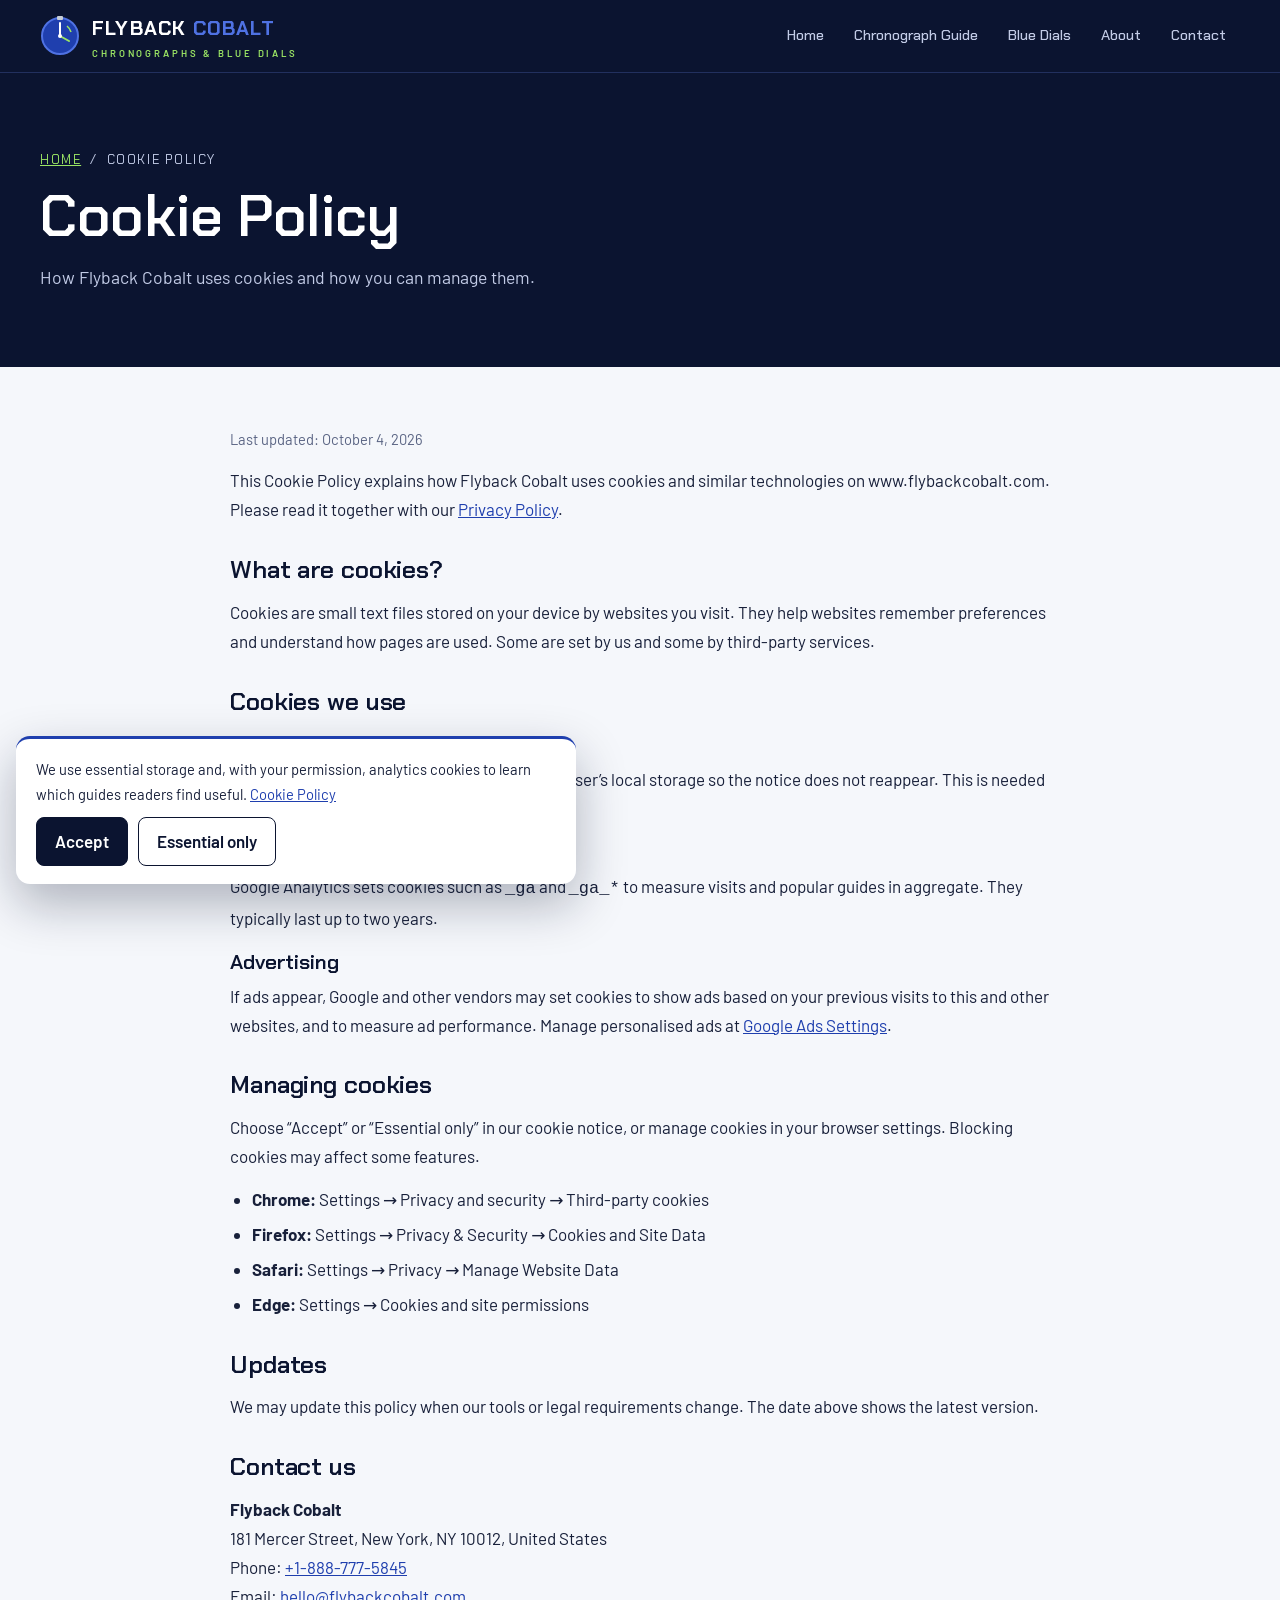
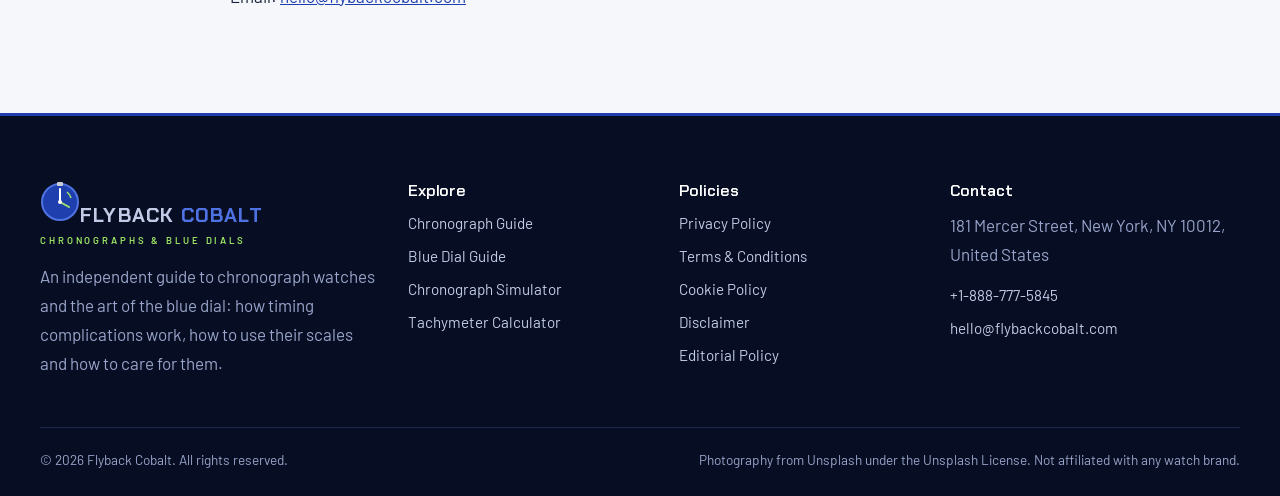
<file: cookie-policy.html>
<!DOCTYPE html>
<html lang="en">
<head>
<meta charset="UTF-8">
<meta name="viewport" content="width=device-width, initial-scale=1">
<title>Cookie Policy | Flyback Cobalt</title>
<meta name="description" content="Learn which essential, analytics and advertising cookies Flyback Cobalt uses and how to manage or block cookies in your browser.">
<meta name="robots" content="index, follow, max-image-preview:large">
<link rel="canonical" href="https://www.flybackcobalt.com/cookie-policy.html">
<meta property="og:type" content="website"><meta property="og:site_name" content="Flyback Cobalt">
<meta property="og:title" content="Cookie Policy | Flyback Cobalt"><meta property="og:description" content="Learn which essential, analytics and advertising cookies Flyback Cobalt uses and how to manage or block cookies in your browser.">
<meta property="og:url" content="https://www.flybackcobalt.com/cookie-policy.html"><meta property="og:image" content="https://images.unsplash.com/photo-1772857455349-29e6e3698d90?auto=format&fit=crop&w=1200&q=75">
<meta name="twitter:card" content="summary_large_image"><meta name="theme-color" content="#0B1430">
<link rel="icon" href="data:image/svg+xml,%3Csvg xmlns='http://www.w3.org/2000/svg' viewBox='0 0 40 40'%3E%3Ccircle cx='20' cy='21' r='17' fill='%231F3FAE'/%3E%3Cpath d='M20 21 L20 8' stroke='%23fff' stroke-width='2.4'/%3E%3Cpath d='M20 21 L29 26' stroke='%239BE564' stroke-width='2.4'/%3E%3C/svg%3E">
<link rel="preconnect" href="https://fonts.googleapis.com"><link rel="preconnect" href="https://fonts.gstatic.com" crossorigin><link rel="preconnect" href="https://images.unsplash.com">
<link href="https://fonts.googleapis.com/css2?family=Chakra+Petch:wght@500;600;700&family=Barlow:wght@400;500;600&display=swap" rel="stylesheet">
<link rel="stylesheet" href="assets/css/style.css">
<!-- Google tag (gtag.js) -->
<script async src="https://www.googletagmanager.com/gtag/js?id=G-0LY0HY7L01"></script>
<script>
  window.dataLayer = window.dataLayer || [];
  function gtag(){dataLayer.push(arguments);}
  gtag('js', new Date());
  gtag('config', 'G-0LY0HY7L01');
</script>

</head>
<body>
<a class="skip" href="#main">Skip to content</a>
<header class="hdr">
  <div class="wrap">
    <a class="logo" href="index.html" aria-label="Flyback Cobalt home"><svg viewBox="0 0 40 40" aria-hidden="true"><circle cx="20" cy="20" r="18" fill="#1F3FAE" stroke="#4F72E3" stroke-width="2"/><rect x="17" y="0" width="6" height="4" rx="1" fill="#C7CED8"/><path d="M20 20 L20 7" stroke="#fff" stroke-width="2" stroke-linecap="round"/><path d="M20 20 L29 25" stroke="#9BE564" stroke-width="2" stroke-linecap="round"/><path d="M27 10 a12 12 0 0 1 4 6" fill="none" stroke="#9BE564" stroke-width="1.6"/><circle cx="20" cy="20" r="2" fill="#fff"/></svg><span><b>FLYBACK <span>COBALT</span></b><small>CHRONOGRAPHS &amp; BLUE DIALS</small></span></a>
    <nav id="nav" aria-label="Main navigation"><ul class="nav"><li><a href="index.html">Home</a></li><li><a href="chronograph-guide.html">Chronograph Guide</a></li><li><a href="blue-dial-guide.html">Blue Dials</a></li><li><a href="about.html">About</a></li><li><a href="contact.html">Contact</a></li></ul></nav>
    <button class="burger" aria-label="Open menu" aria-expanded="false" aria-controls="nav"><span></span><span></span><span></span></button>
  </div>
</header>
<main id="main">
<section class="ph grid-bg"><div class="wrap"><p class="crumbs"><a href="index.html">Home</a> &nbsp;/&nbsp; Cookie Policy</p><h1>Cookie Policy</h1><p class="lead">How Flyback Cobalt uses cookies and how you can manage them.</p></div></section><article class="prose"><p class="upd">Last updated: October 4, 2026</p>
<p>This Cookie Policy explains how Flyback Cobalt uses cookies and similar technologies on www.flybackcobalt.com. Please read it together with our <a href="privacy-policy.html">Privacy Policy</a>.</p>
<h2>What are cookies?</h2>
<p>Cookies are small text files stored on your device by websites you visit. They help websites remember preferences and understand how pages are used. Some are set by us and some by third-party services.</p>
<h2>Cookies we use</h2>
<h3>Essential</h3>
<p>We store your cookie-notice choice in your browser&#8217;s local storage so the notice does not reappear. This is needed for the website to work as intended.</p>
<h3>Analytics</h3>
<p>Google Analytics sets cookies such as <code>_ga</code> and <code>_ga_*</code> to measure visits and popular guides in aggregate. They typically last up to two years.</p>
<h3>Advertising</h3>
<p>If ads appear, Google and other vendors may set cookies to show ads based on your previous visits to this and other websites, and to measure ad performance. Manage personalised ads at <a href="https://www.google.com/settings/ads" target="_blank" rel="noopener">Google Ads Settings</a>.</p>
<h2>Managing cookies</h2>
<p>Choose &ldquo;Accept&rdquo; or &ldquo;Essential only&rdquo; in our cookie notice, or manage cookies in your browser settings. Blocking cookies may affect some features.</p>
<ul><li><strong>Chrome:</strong> Settings &rarr; Privacy and security &rarr; Third-party cookies</li><li><strong>Firefox:</strong> Settings &rarr; Privacy &amp; Security &rarr; Cookies and Site Data</li><li><strong>Safari:</strong> Settings &rarr; Privacy &rarr; Manage Website Data</li><li><strong>Edge:</strong> Settings &rarr; Cookies and site permissions</li></ul>
<h2>Updates</h2>
<p>We may update this policy when our tools or legal requirements change. The date above shows the latest version.</p><h2>Contact us</h2><p><strong>Flyback Cobalt</strong><br>181 Mercer Street, New York, NY 10012, United States<br>Phone: <a href="tel:+18887775845">+1-888-777-5845</a><br>Email: <a href="mailto:hello@flybackcobalt.com">hello@flybackcobalt.com</a></p></article></main>
<footer class="ftr">
  <div class="wrap">
    <div class="ftr-grid">
      <div><a class="logo" href="index.html"><svg viewBox="0 0 40 40" aria-hidden="true"><circle cx="20" cy="20" r="18" fill="#1F3FAE" stroke="#4F72E3" stroke-width="2"/><rect x="17" y="0" width="6" height="4" rx="1" fill="#C7CED8"/><path d="M20 20 L20 7" stroke="#fff" stroke-width="2" stroke-linecap="round"/><path d="M20 20 L29 25" stroke="#9BE564" stroke-width="2" stroke-linecap="round"/><path d="M27 10 a12 12 0 0 1 4 6" fill="none" stroke="#9BE564" stroke-width="1.6"/><circle cx="20" cy="20" r="2" fill="#fff"/></svg><span><b>FLYBACK <span>COBALT</span></b><small>CHRONOGRAPHS &amp; BLUE DIALS</small></span></a><p>An independent guide to chronograph watches and the art of the blue dial: how timing complications work, how to use their scales and how to care for them.</p></div>
      <div><h4>Explore</h4><a href="chronograph-guide.html">Chronograph Guide</a><a href="blue-dial-guide.html">Blue Dial Guide</a><a href="index.html#sim">Chronograph Simulator</a><a href="index.html#scales">Tachymeter Calculator</a></div>
      <div><h4>Policies</h4><a href="privacy-policy.html">Privacy Policy</a><a href="terms-and-conditions.html">Terms &amp; Conditions</a><a href="cookie-policy.html">Cookie Policy</a><a href="disclaimer.html">Disclaimer</a><a href="editorial-policy.html">Editorial Policy</a></div>
      <div><h4>Contact</h4><p>181 Mercer Street, New York, NY 10012, United States</p><a href="tel:+18887775845">+1-888-777-5845</a><a href="mailto:hello@flybackcobalt.com">hello@flybackcobalt.com</a></div>
    </div>
    <div class="ftr-base"><span>&copy; <span id="year">2026</span> Flyback Cobalt. All rights reserved.</span><span>Photography from Unsplash under the Unsplash License. Not affiliated with any watch brand.</span></div>
  </div>
</footer>
<div class="cookie" id="cookie" role="dialog" aria-label="Cookie notice"><p>We use essential storage and, with your permission, analytics cookies to learn which guides readers find useful. <a href="cookie-policy.html">Cookie Policy</a></p><button class="y" data-cookie="accepted">Accept</button><button data-cookie="declined">Essential only</button></div>
<script src="assets/js/main.js" defer></script>
</body>
</html>
</file>
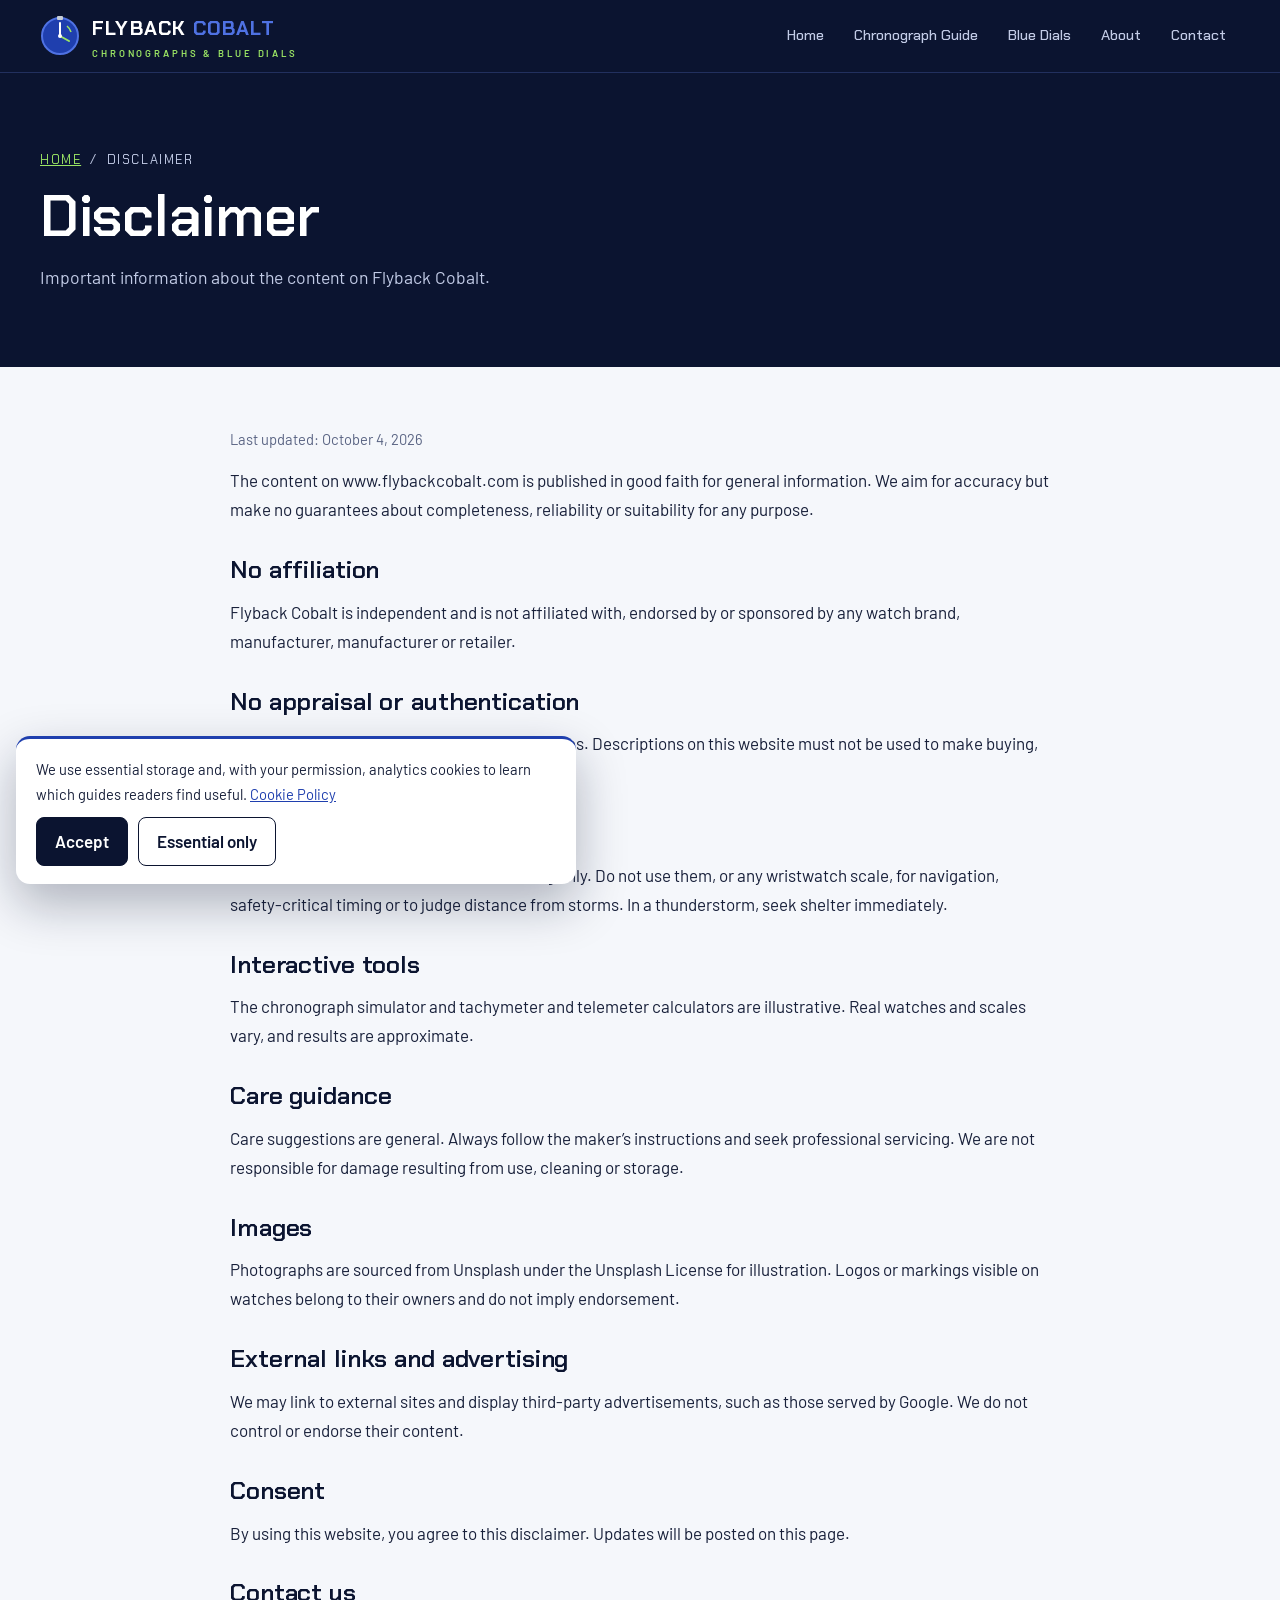
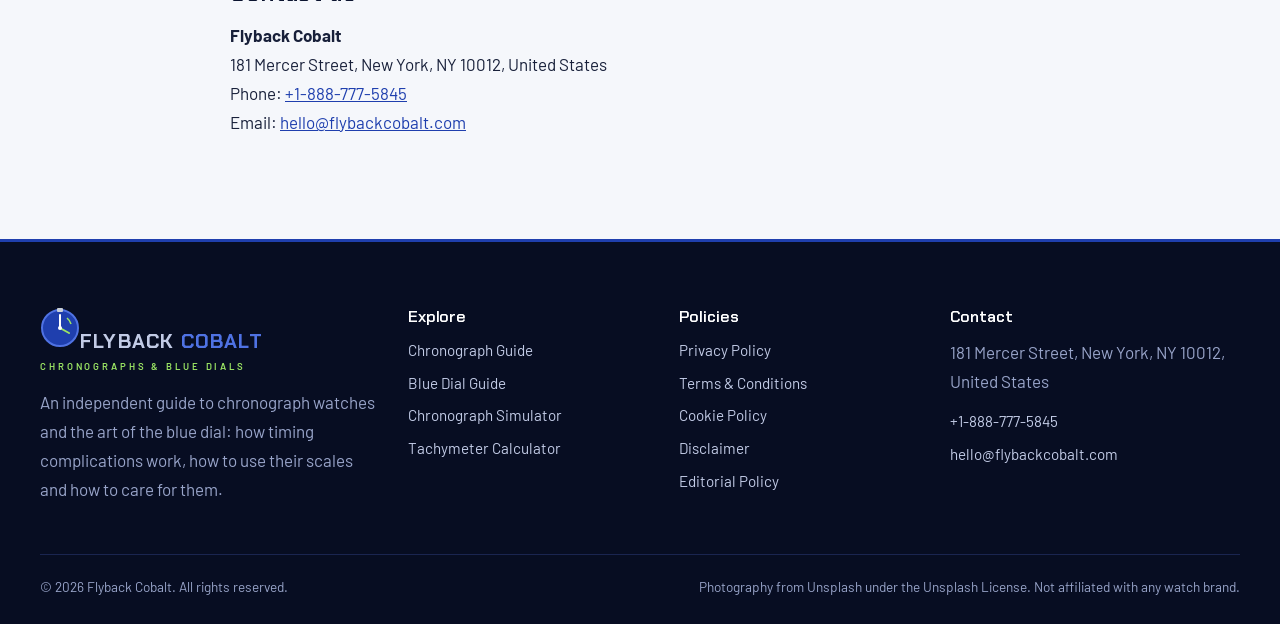
<file: disclaimer.html>
<!DOCTYPE html>
<html lang="en">
<head>
<meta charset="UTF-8">
<meta name="viewport" content="width=device-width, initial-scale=1">
<title>Disclaimer | Flyback Cobalt</title>
<meta name="description" content="The Flyback Cobalt disclaimer: general information, no affiliation, no appraisal, tool estimates, care guidance, images, links and advertising.">
<meta name="robots" content="index, follow, max-image-preview:large">
<link rel="canonical" href="https://www.flybackcobalt.com/disclaimer.html">
<meta property="og:type" content="website"><meta property="og:site_name" content="Flyback Cobalt">
<meta property="og:title" content="Disclaimer | Flyback Cobalt"><meta property="og:description" content="The Flyback Cobalt disclaimer: general information, no affiliation, no appraisal, tool estimates, care guidance, images, links and advertising.">
<meta property="og:url" content="https://www.flybackcobalt.com/disclaimer.html"><meta property="og:image" content="https://images.unsplash.com/photo-1772857455349-29e6e3698d90?auto=format&fit=crop&w=1200&q=75">
<meta name="twitter:card" content="summary_large_image"><meta name="theme-color" content="#0B1430">
<link rel="icon" href="data:image/svg+xml,%3Csvg xmlns='http://www.w3.org/2000/svg' viewBox='0 0 40 40'%3E%3Ccircle cx='20' cy='21' r='17' fill='%231F3FAE'/%3E%3Cpath d='M20 21 L20 8' stroke='%23fff' stroke-width='2.4'/%3E%3Cpath d='M20 21 L29 26' stroke='%239BE564' stroke-width='2.4'/%3E%3C/svg%3E">
<link rel="preconnect" href="https://fonts.googleapis.com"><link rel="preconnect" href="https://fonts.gstatic.com" crossorigin><link rel="preconnect" href="https://images.unsplash.com">
<link href="https://fonts.googleapis.com/css2?family=Chakra+Petch:wght@500;600;700&family=Barlow:wght@400;500;600&display=swap" rel="stylesheet">
<link rel="stylesheet" href="assets/css/style.css">
<!-- Google tag (gtag.js) -->
<script async src="https://www.googletagmanager.com/gtag/js?id=G-0LY0HY7L01"></script>
<script>
  window.dataLayer = window.dataLayer || [];
  function gtag(){dataLayer.push(arguments);}
  gtag('js', new Date());
  gtag('config', 'G-0LY0HY7L01');
</script>

</head>
<body>
<a class="skip" href="#main">Skip to content</a>
<header class="hdr">
  <div class="wrap">
    <a class="logo" href="index.html" aria-label="Flyback Cobalt home"><svg viewBox="0 0 40 40" aria-hidden="true"><circle cx="20" cy="20" r="18" fill="#1F3FAE" stroke="#4F72E3" stroke-width="2"/><rect x="17" y="0" width="6" height="4" rx="1" fill="#C7CED8"/><path d="M20 20 L20 7" stroke="#fff" stroke-width="2" stroke-linecap="round"/><path d="M20 20 L29 25" stroke="#9BE564" stroke-width="2" stroke-linecap="round"/><path d="M27 10 a12 12 0 0 1 4 6" fill="none" stroke="#9BE564" stroke-width="1.6"/><circle cx="20" cy="20" r="2" fill="#fff"/></svg><span><b>FLYBACK <span>COBALT</span></b><small>CHRONOGRAPHS &amp; BLUE DIALS</small></span></a>
    <nav id="nav" aria-label="Main navigation"><ul class="nav"><li><a href="index.html">Home</a></li><li><a href="chronograph-guide.html">Chronograph Guide</a></li><li><a href="blue-dial-guide.html">Blue Dials</a></li><li><a href="about.html">About</a></li><li><a href="contact.html">Contact</a></li></ul></nav>
    <button class="burger" aria-label="Open menu" aria-expanded="false" aria-controls="nav"><span></span><span></span><span></span></button>
  </div>
</header>
<main id="main">
<section class="ph grid-bg"><div class="wrap"><p class="crumbs"><a href="index.html">Home</a> &nbsp;/&nbsp; Disclaimer</p><h1>Disclaimer</h1><p class="lead">Important information about the content on Flyback Cobalt.</p></div></section><article class="prose"><p class="upd">Last updated: October 4, 2026</p>
<p>The content on www.flybackcobalt.com is published in good faith for general information. We aim for accuracy but make no guarantees about completeness, reliability or suitability for any purpose.</p>
<h2>No affiliation</h2>
<p>Flyback Cobalt is independent and is not affiliated with, endorsed by or sponsored by any watch brand, manufacturer, manufacturer or retailer.</p>
<h2>No appraisal or authentication</h2>
<p>We do not identify, value or authenticate watches. Descriptions on this website must not be used to make buying, selling or insurance decisions.</p>
<h2>Not for navigation or safety</h2>
<p>Our simulator and calculators are for learning only. Do not use them, or any wristwatch scale, for navigation, safety-critical timing or to judge distance from storms. In a thunderstorm, seek shelter immediately.</p>
<h2>Interactive tools</h2>
<p>The chronograph simulator and tachymeter and telemeter calculators are illustrative. Real watches and scales vary, and results are approximate.</p>
<h2>Care guidance</h2>
<p>Care suggestions are general. Always follow the maker&#8217;s instructions and seek professional servicing. We are not responsible for damage resulting from use, cleaning or storage.</p>
<h2>Images</h2>
<p>Photographs are sourced from Unsplash under the Unsplash License for illustration. Logos or markings visible on watches belong to their owners and do not imply endorsement.</p>
<h2>External links and advertising</h2>
<p>We may link to external sites and display third-party advertisements, such as those served by Google. We do not control or endorse their content.</p>
<h2>Consent</h2>
<p>By using this website, you agree to this disclaimer. Updates will be posted on this page.</p><h2>Contact us</h2><p><strong>Flyback Cobalt</strong><br>181 Mercer Street, New York, NY 10012, United States<br>Phone: <a href="tel:+18887775845">+1-888-777-5845</a><br>Email: <a href="mailto:hello@flybackcobalt.com">hello@flybackcobalt.com</a></p></article></main>
<footer class="ftr">
  <div class="wrap">
    <div class="ftr-grid">
      <div><a class="logo" href="index.html"><svg viewBox="0 0 40 40" aria-hidden="true"><circle cx="20" cy="20" r="18" fill="#1F3FAE" stroke="#4F72E3" stroke-width="2"/><rect x="17" y="0" width="6" height="4" rx="1" fill="#C7CED8"/><path d="M20 20 L20 7" stroke="#fff" stroke-width="2" stroke-linecap="round"/><path d="M20 20 L29 25" stroke="#9BE564" stroke-width="2" stroke-linecap="round"/><path d="M27 10 a12 12 0 0 1 4 6" fill="none" stroke="#9BE564" stroke-width="1.6"/><circle cx="20" cy="20" r="2" fill="#fff"/></svg><span><b>FLYBACK <span>COBALT</span></b><small>CHRONOGRAPHS &amp; BLUE DIALS</small></span></a><p>An independent guide to chronograph watches and the art of the blue dial: how timing complications work, how to use their scales and how to care for them.</p></div>
      <div><h4>Explore</h4><a href="chronograph-guide.html">Chronograph Guide</a><a href="blue-dial-guide.html">Blue Dial Guide</a><a href="index.html#sim">Chronograph Simulator</a><a href="index.html#scales">Tachymeter Calculator</a></div>
      <div><h4>Policies</h4><a href="privacy-policy.html">Privacy Policy</a><a href="terms-and-conditions.html">Terms &amp; Conditions</a><a href="cookie-policy.html">Cookie Policy</a><a href="disclaimer.html">Disclaimer</a><a href="editorial-policy.html">Editorial Policy</a></div>
      <div><h4>Contact</h4><p>181 Mercer Street, New York, NY 10012, United States</p><a href="tel:+18887775845">+1-888-777-5845</a><a href="mailto:hello@flybackcobalt.com">hello@flybackcobalt.com</a></div>
    </div>
    <div class="ftr-base"><span>&copy; <span id="year">2026</span> Flyback Cobalt. All rights reserved.</span><span>Photography from Unsplash under the Unsplash License. Not affiliated with any watch brand.</span></div>
  </div>
</footer>
<div class="cookie" id="cookie" role="dialog" aria-label="Cookie notice"><p>We use essential storage and, with your permission, analytics cookies to learn which guides readers find useful. <a href="cookie-policy.html">Cookie Policy</a></p><button class="y" data-cookie="accepted">Accept</button><button data-cookie="declined">Essential only</button></div>
<script src="assets/js/main.js" defer></script>
</body>
</html>
</file>
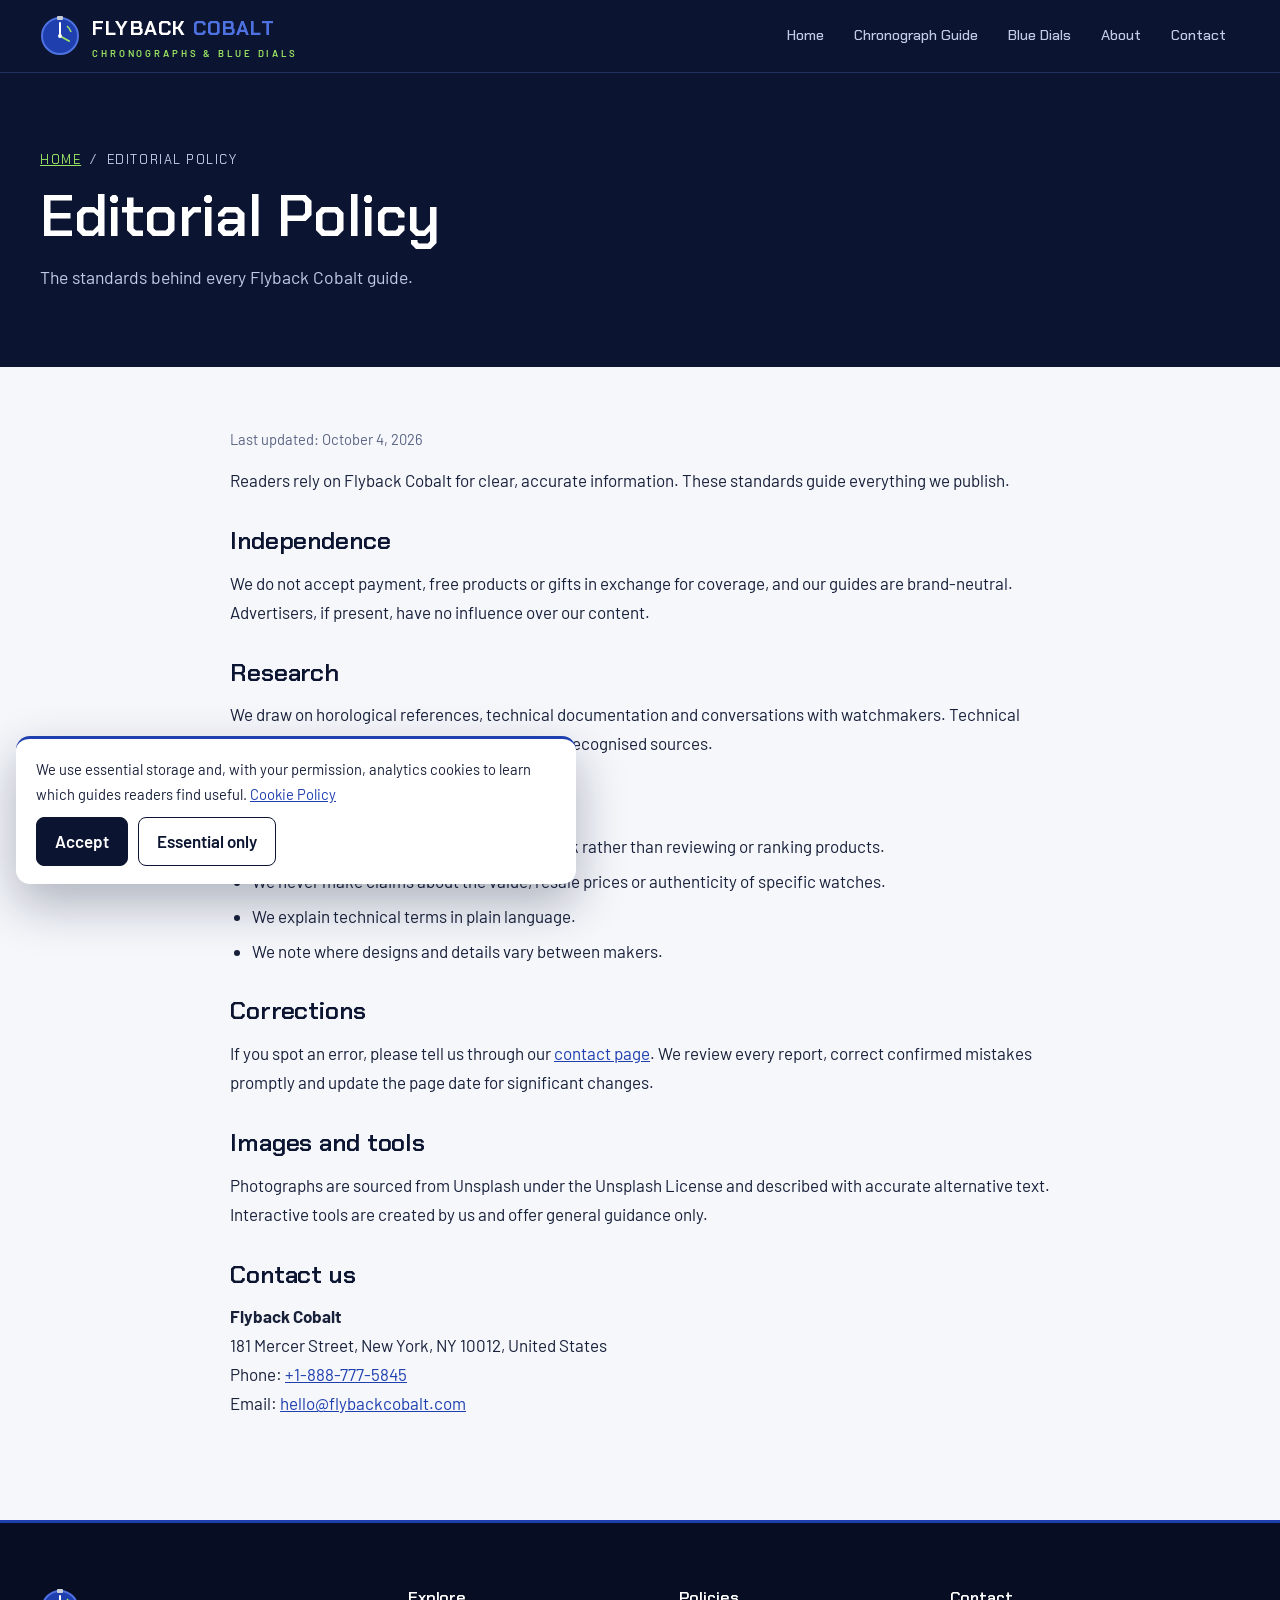
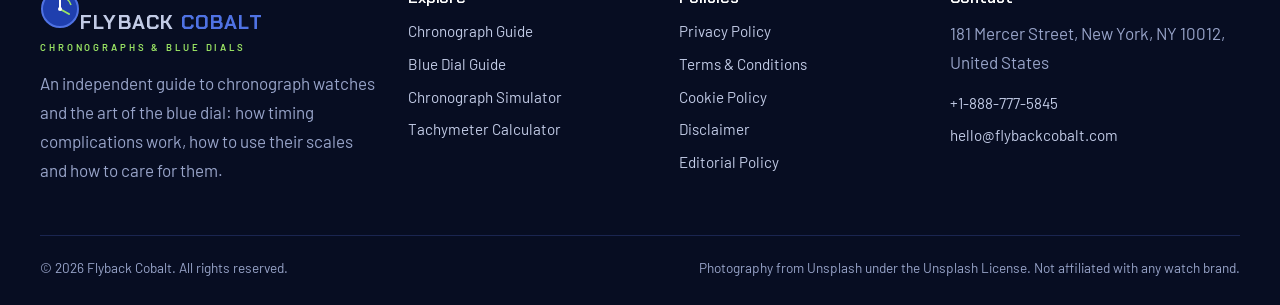
<file: editorial-policy.html>
<!DOCTYPE html>
<html lang="en">
<head>
<meta charset="UTF-8">
<meta name="viewport" content="width=device-width, initial-scale=1">
<title>Editorial Policy | Flyback Cobalt</title>
<meta name="description" content="How Flyback Cobalt researches watch technology, stays independent and brand-neutral and corrects errors.">
<meta name="robots" content="index, follow, max-image-preview:large">
<link rel="canonical" href="https://www.flybackcobalt.com/editorial-policy.html">
<meta property="og:type" content="website"><meta property="og:site_name" content="Flyback Cobalt">
<meta property="og:title" content="Editorial Policy | Flyback Cobalt"><meta property="og:description" content="How Flyback Cobalt researches watch technology, stays independent and brand-neutral and corrects errors.">
<meta property="og:url" content="https://www.flybackcobalt.com/editorial-policy.html"><meta property="og:image" content="https://images.unsplash.com/photo-1772857455349-29e6e3698d90?auto=format&fit=crop&w=1200&q=75">
<meta name="twitter:card" content="summary_large_image"><meta name="theme-color" content="#0B1430">
<link rel="icon" href="data:image/svg+xml,%3Csvg xmlns='http://www.w3.org/2000/svg' viewBox='0 0 40 40'%3E%3Ccircle cx='20' cy='21' r='17' fill='%231F3FAE'/%3E%3Cpath d='M20 21 L20 8' stroke='%23fff' stroke-width='2.4'/%3E%3Cpath d='M20 21 L29 26' stroke='%239BE564' stroke-width='2.4'/%3E%3C/svg%3E">
<link rel="preconnect" href="https://fonts.googleapis.com"><link rel="preconnect" href="https://fonts.gstatic.com" crossorigin><link rel="preconnect" href="https://images.unsplash.com">
<link href="https://fonts.googleapis.com/css2?family=Chakra+Petch:wght@500;600;700&family=Barlow:wght@400;500;600&display=swap" rel="stylesheet">
<link rel="stylesheet" href="assets/css/style.css">
<!-- Google tag (gtag.js) -->
<script async src="https://www.googletagmanager.com/gtag/js?id=G-0LY0HY7L01"></script>
<script>
  window.dataLayer = window.dataLayer || [];
  function gtag(){dataLayer.push(arguments);}
  gtag('js', new Date());
  gtag('config', 'G-0LY0HY7L01');
</script>

</head>
<body>
<a class="skip" href="#main">Skip to content</a>
<header class="hdr">
  <div class="wrap">
    <a class="logo" href="index.html" aria-label="Flyback Cobalt home"><svg viewBox="0 0 40 40" aria-hidden="true"><circle cx="20" cy="20" r="18" fill="#1F3FAE" stroke="#4F72E3" stroke-width="2"/><rect x="17" y="0" width="6" height="4" rx="1" fill="#C7CED8"/><path d="M20 20 L20 7" stroke="#fff" stroke-width="2" stroke-linecap="round"/><path d="M20 20 L29 25" stroke="#9BE564" stroke-width="2" stroke-linecap="round"/><path d="M27 10 a12 12 0 0 1 4 6" fill="none" stroke="#9BE564" stroke-width="1.6"/><circle cx="20" cy="20" r="2" fill="#fff"/></svg><span><b>FLYBACK <span>COBALT</span></b><small>CHRONOGRAPHS &amp; BLUE DIALS</small></span></a>
    <nav id="nav" aria-label="Main navigation"><ul class="nav"><li><a href="index.html">Home</a></li><li><a href="chronograph-guide.html">Chronograph Guide</a></li><li><a href="blue-dial-guide.html">Blue Dials</a></li><li><a href="about.html">About</a></li><li><a href="contact.html">Contact</a></li></ul></nav>
    <button class="burger" aria-label="Open menu" aria-expanded="false" aria-controls="nav"><span></span><span></span><span></span></button>
  </div>
</header>
<main id="main">
<section class="ph grid-bg"><div class="wrap"><p class="crumbs"><a href="index.html">Home</a> &nbsp;/&nbsp; Editorial Policy</p><h1>Editorial Policy</h1><p class="lead">The standards behind every Flyback Cobalt guide.</p></div></section><article class="prose"><p class="upd">Last updated: October 4, 2026</p>
<p>Readers rely on Flyback Cobalt for clear, accurate information. These standards guide everything we publish.</p>
<h2>Independence</h2>
<p>We do not accept payment, free products or gifts in exchange for coverage, and our guides are brand-neutral. Advertisers, if present, have no influence over our content.</p>
<h2>Research</h2>
<p>We draw on horological references, technical documentation and conversations with watchmakers. Technical facts and historical dates are checked against recognised sources.</p>
<h2>Responsible writing</h2>
<ul><li>We describe how mechanisms generally work rather than reviewing or ranking products.</li><li>We never make claims about the value, resale prices or authenticity of specific watches.</li><li>We explain technical terms in plain language.</li><li>We note where designs and details vary between makers.</li></ul>
<h2>Corrections</h2>
<p>If you spot an error, please tell us through our <a href="contact.html">contact page</a>. We review every report, correct confirmed mistakes promptly and update the page date for significant changes.</p>
<h2>Images and tools</h2>
<p>Photographs are sourced from Unsplash under the Unsplash License and described with accurate alternative text. Interactive tools are created by us and offer general guidance only.</p><h2>Contact us</h2><p><strong>Flyback Cobalt</strong><br>181 Mercer Street, New York, NY 10012, United States<br>Phone: <a href="tel:+18887775845">+1-888-777-5845</a><br>Email: <a href="mailto:hello@flybackcobalt.com">hello@flybackcobalt.com</a></p></article></main>
<footer class="ftr">
  <div class="wrap">
    <div class="ftr-grid">
      <div><a class="logo" href="index.html"><svg viewBox="0 0 40 40" aria-hidden="true"><circle cx="20" cy="20" r="18" fill="#1F3FAE" stroke="#4F72E3" stroke-width="2"/><rect x="17" y="0" width="6" height="4" rx="1" fill="#C7CED8"/><path d="M20 20 L20 7" stroke="#fff" stroke-width="2" stroke-linecap="round"/><path d="M20 20 L29 25" stroke="#9BE564" stroke-width="2" stroke-linecap="round"/><path d="M27 10 a12 12 0 0 1 4 6" fill="none" stroke="#9BE564" stroke-width="1.6"/><circle cx="20" cy="20" r="2" fill="#fff"/></svg><span><b>FLYBACK <span>COBALT</span></b><small>CHRONOGRAPHS &amp; BLUE DIALS</small></span></a><p>An independent guide to chronograph watches and the art of the blue dial: how timing complications work, how to use their scales and how to care for them.</p></div>
      <div><h4>Explore</h4><a href="chronograph-guide.html">Chronograph Guide</a><a href="blue-dial-guide.html">Blue Dial Guide</a><a href="index.html#sim">Chronograph Simulator</a><a href="index.html#scales">Tachymeter Calculator</a></div>
      <div><h4>Policies</h4><a href="privacy-policy.html">Privacy Policy</a><a href="terms-and-conditions.html">Terms &amp; Conditions</a><a href="cookie-policy.html">Cookie Policy</a><a href="disclaimer.html">Disclaimer</a><a href="editorial-policy.html">Editorial Policy</a></div>
      <div><h4>Contact</h4><p>181 Mercer Street, New York, NY 10012, United States</p><a href="tel:+18887775845">+1-888-777-5845</a><a href="mailto:hello@flybackcobalt.com">hello@flybackcobalt.com</a></div>
    </div>
    <div class="ftr-base"><span>&copy; <span id="year">2026</span> Flyback Cobalt. All rights reserved.</span><span>Photography from Unsplash under the Unsplash License. Not affiliated with any watch brand.</span></div>
  </div>
</footer>
<div class="cookie" id="cookie" role="dialog" aria-label="Cookie notice"><p>We use essential storage and, with your permission, analytics cookies to learn which guides readers find useful. <a href="cookie-policy.html">Cookie Policy</a></p><button class="y" data-cookie="accepted">Accept</button><button data-cookie="declined">Essential only</button></div>
<script src="assets/js/main.js" defer></script>
</body>
</html>
</file>
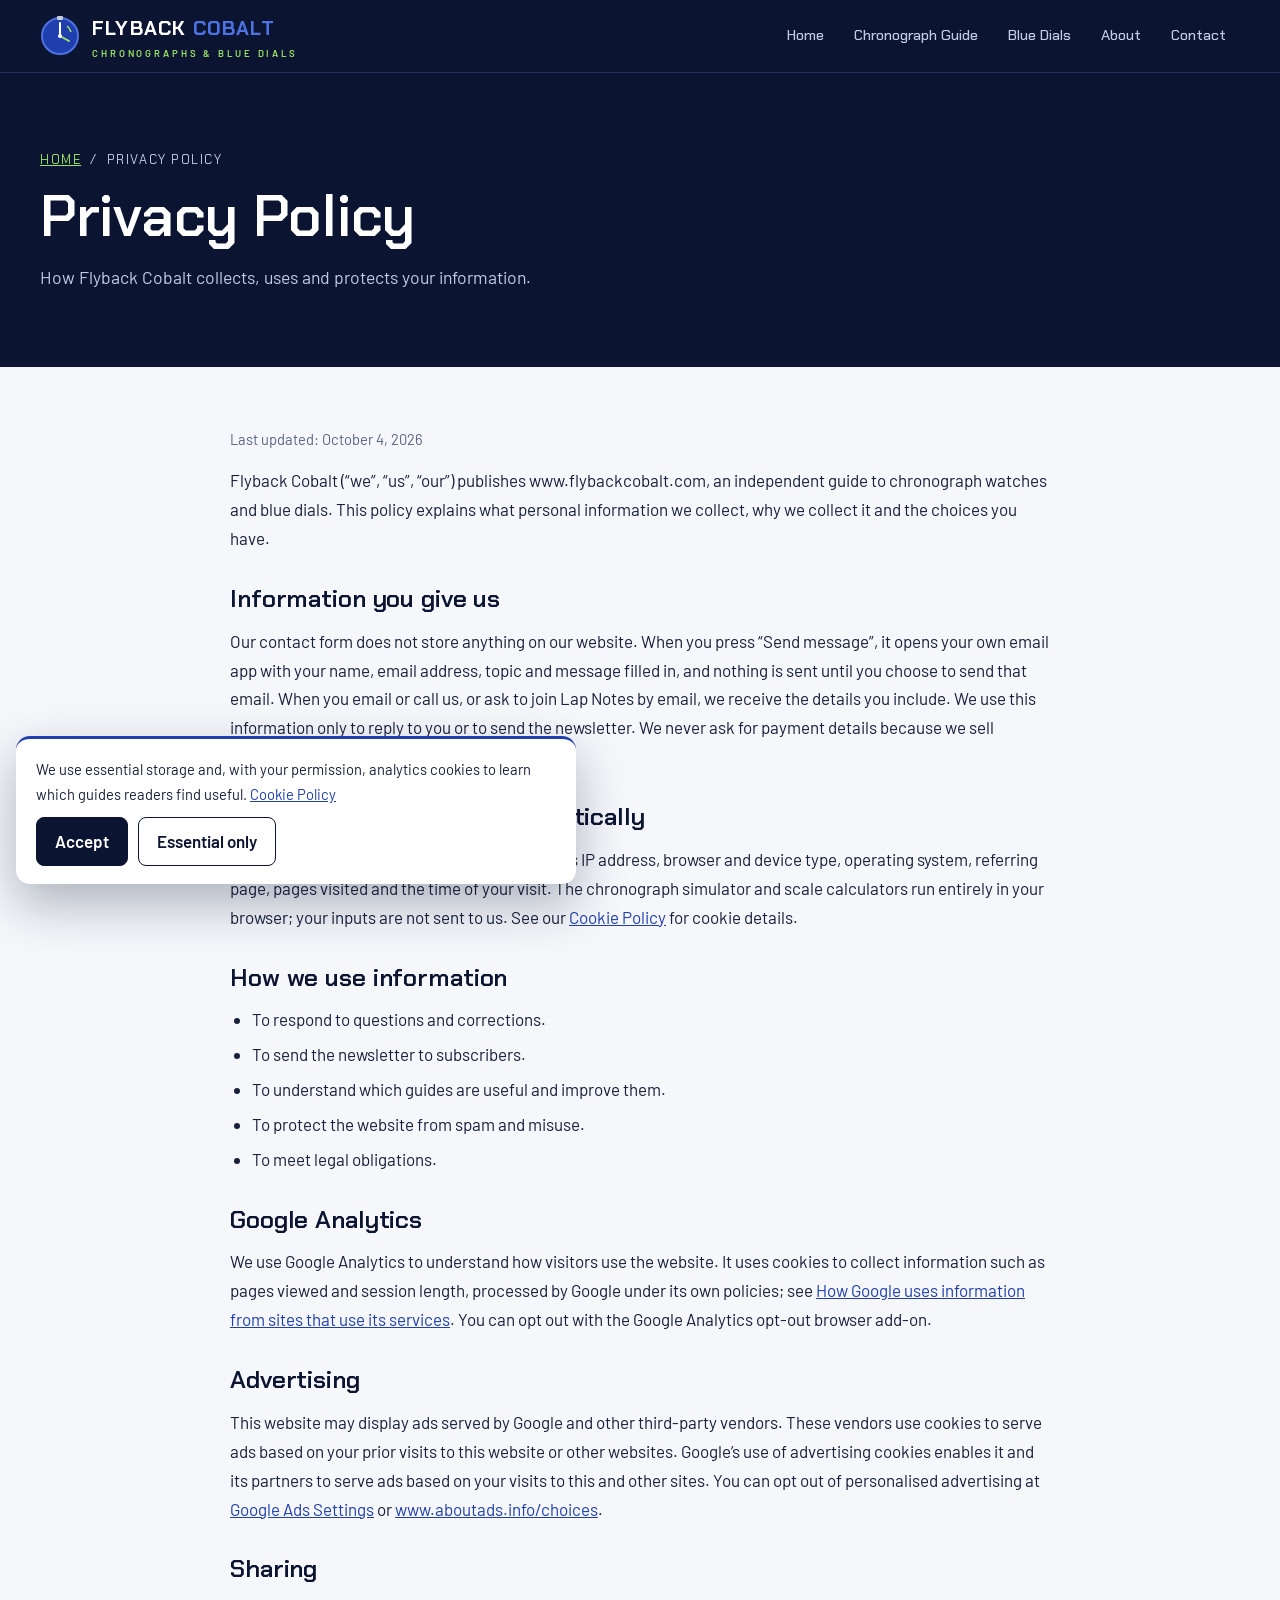
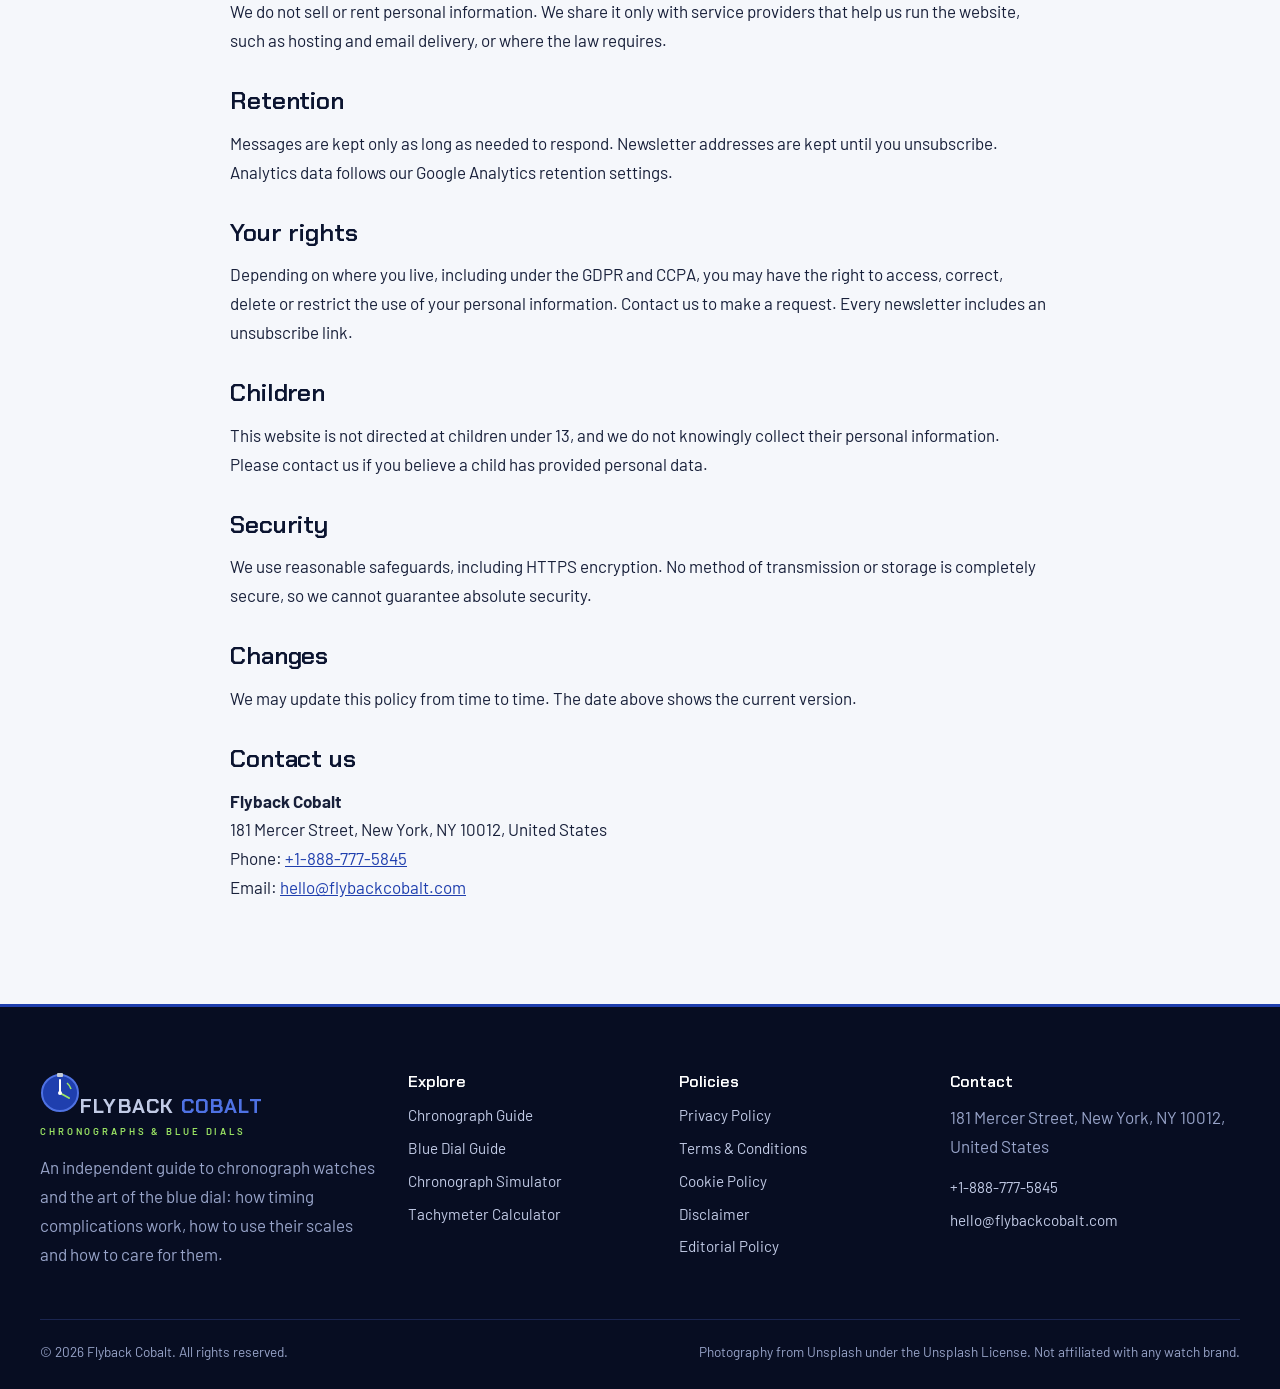
<file: privacy-policy.html>
<!DOCTYPE html>
<html lang="en">
<head>
<meta charset="UTF-8">
<meta name="viewport" content="width=device-width, initial-scale=1">
<title>Privacy Policy | Flyback Cobalt</title>
<meta name="description" content="How Flyback Cobalt handles personal information from contact messages and newsletter sign-ups, and how Google Analytics and advertising cookies are used.">
<meta name="robots" content="index, follow, max-image-preview:large">
<link rel="canonical" href="https://www.flybackcobalt.com/privacy-policy.html">
<meta property="og:type" content="website"><meta property="og:site_name" content="Flyback Cobalt">
<meta property="og:title" content="Privacy Policy | Flyback Cobalt"><meta property="og:description" content="How Flyback Cobalt handles personal information from contact messages and newsletter sign-ups, and how Google Analytics and advertising cookies are used.">
<meta property="og:url" content="https://www.flybackcobalt.com/privacy-policy.html"><meta property="og:image" content="https://images.unsplash.com/photo-1772857455349-29e6e3698d90?auto=format&fit=crop&w=1200&q=75">
<meta name="twitter:card" content="summary_large_image"><meta name="theme-color" content="#0B1430">
<link rel="icon" href="data:image/svg+xml,%3Csvg xmlns='http://www.w3.org/2000/svg' viewBox='0 0 40 40'%3E%3Ccircle cx='20' cy='21' r='17' fill='%231F3FAE'/%3E%3Cpath d='M20 21 L20 8' stroke='%23fff' stroke-width='2.4'/%3E%3Cpath d='M20 21 L29 26' stroke='%239BE564' stroke-width='2.4'/%3E%3C/svg%3E">
<link rel="preconnect" href="https://fonts.googleapis.com"><link rel="preconnect" href="https://fonts.gstatic.com" crossorigin><link rel="preconnect" href="https://images.unsplash.com">
<link href="https://fonts.googleapis.com/css2?family=Chakra+Petch:wght@500;600;700&family=Barlow:wght@400;500;600&display=swap" rel="stylesheet">
<link rel="stylesheet" href="assets/css/style.css">
<!-- Google tag (gtag.js) -->
<script async src="https://www.googletagmanager.com/gtag/js?id=G-0LY0HY7L01"></script>
<script>
  window.dataLayer = window.dataLayer || [];
  function gtag(){dataLayer.push(arguments);}
  gtag('js', new Date());
  gtag('config', 'G-0LY0HY7L01');
</script>

</head>
<body>
<a class="skip" href="#main">Skip to content</a>
<header class="hdr">
  <div class="wrap">
    <a class="logo" href="index.html" aria-label="Flyback Cobalt home"><svg viewBox="0 0 40 40" aria-hidden="true"><circle cx="20" cy="20" r="18" fill="#1F3FAE" stroke="#4F72E3" stroke-width="2"/><rect x="17" y="0" width="6" height="4" rx="1" fill="#C7CED8"/><path d="M20 20 L20 7" stroke="#fff" stroke-width="2" stroke-linecap="round"/><path d="M20 20 L29 25" stroke="#9BE564" stroke-width="2" stroke-linecap="round"/><path d="M27 10 a12 12 0 0 1 4 6" fill="none" stroke="#9BE564" stroke-width="1.6"/><circle cx="20" cy="20" r="2" fill="#fff"/></svg><span><b>FLYBACK <span>COBALT</span></b><small>CHRONOGRAPHS &amp; BLUE DIALS</small></span></a>
    <nav id="nav" aria-label="Main navigation"><ul class="nav"><li><a href="index.html">Home</a></li><li><a href="chronograph-guide.html">Chronograph Guide</a></li><li><a href="blue-dial-guide.html">Blue Dials</a></li><li><a href="about.html">About</a></li><li><a href="contact.html">Contact</a></li></ul></nav>
    <button class="burger" aria-label="Open menu" aria-expanded="false" aria-controls="nav"><span></span><span></span><span></span></button>
  </div>
</header>
<main id="main">
<section class="ph grid-bg"><div class="wrap"><p class="crumbs"><a href="index.html">Home</a> &nbsp;/&nbsp; Privacy Policy</p><h1>Privacy Policy</h1><p class="lead">How Flyback Cobalt collects, uses and protects your information.</p></div></section><article class="prose"><p class="upd">Last updated: October 4, 2026</p>
<p>Flyback Cobalt (&ldquo;we&rdquo;, &ldquo;us&rdquo;, &ldquo;our&rdquo;) publishes www.flybackcobalt.com, an independent guide to chronograph watches and blue dials. This policy explains what personal information we collect, why we collect it and the choices you have.</p>
<h2>Information you give us</h2>
<p>Our contact form does not store anything on our website. When you press &ldquo;Send message&rdquo;, it opens your own email app with your name, email address, topic and message filled in, and nothing is sent until you choose to send that email. When you email or call us, or ask to join Lap Notes by email, we receive the details you include. We use this information only to reply to you or to send the newsletter. We never ask for payment details because we sell nothing.</p>
<h2>Information collected automatically</h2>
<p>We automatically receive technical data such as IP address, browser and device type, operating system, referring page, pages visited and the time of your visit. The chronograph simulator and scale calculators run entirely in your browser; your inputs are not sent to us. See our <a href="cookie-policy.html">Cookie Policy</a> for cookie details.</p>
<h2>How we use information</h2>
<ul><li>To respond to questions and corrections.</li><li>To send the newsletter to subscribers.</li><li>To understand which guides are useful and improve them.</li><li>To protect the website from spam and misuse.</li><li>To meet legal obligations.</li></ul>
<h2>Google Analytics</h2>
<p>We use Google Analytics to understand how visitors use the website. It uses cookies to collect information such as pages viewed and session length, processed by Google under its own policies; see <a href="https://policies.google.com/technologies/partner-sites" target="_blank" rel="noopener">How Google uses information from sites that use its services</a>. You can opt out with the Google Analytics opt-out browser add-on.</p>
<h2>Advertising</h2>
<p>This website may display ads served by Google and other third-party vendors. These vendors use cookies to serve ads based on your prior visits to this website or other websites. Google&#8217;s use of advertising cookies enables it and its partners to serve ads based on your visits to this and other sites. You can opt out of personalised advertising at <a href="https://www.google.com/settings/ads" target="_blank" rel="noopener">Google Ads Settings</a> or <a href="https://www.aboutads.info/choices" target="_blank" rel="noopener">www.aboutads.info/choices</a>.</p>
<h2>Sharing</h2>
<p>We do not sell or rent personal information. We share it only with service providers that help us run the website, such as hosting and email delivery, or where the law requires.</p>
<h2>Retention</h2>
<p>Messages are kept only as long as needed to respond. Newsletter addresses are kept until you unsubscribe. Analytics data follows our Google Analytics retention settings.</p>
<h2>Your rights</h2>
<p>Depending on where you live, including under the GDPR and CCPA, you may have the right to access, correct, delete or restrict the use of your personal information. Contact us to make a request. Every newsletter includes an unsubscribe link.</p>
<h2>Children</h2>
<p>This website is not directed at children under 13, and we do not knowingly collect their personal information. Please contact us if you believe a child has provided personal data.</p>
<h2>Security</h2>
<p>We use reasonable safeguards, including HTTPS encryption. No method of transmission or storage is completely secure, so we cannot guarantee absolute security.</p>
<h2>Changes</h2>
<p>We may update this policy from time to time. The date above shows the current version.</p><h2>Contact us</h2><p><strong>Flyback Cobalt</strong><br>181 Mercer Street, New York, NY 10012, United States<br>Phone: <a href="tel:+18887775845">+1-888-777-5845</a><br>Email: <a href="mailto:hello@flybackcobalt.com">hello@flybackcobalt.com</a></p></article></main>
<footer class="ftr">
  <div class="wrap">
    <div class="ftr-grid">
      <div><a class="logo" href="index.html"><svg viewBox="0 0 40 40" aria-hidden="true"><circle cx="20" cy="20" r="18" fill="#1F3FAE" stroke="#4F72E3" stroke-width="2"/><rect x="17" y="0" width="6" height="4" rx="1" fill="#C7CED8"/><path d="M20 20 L20 7" stroke="#fff" stroke-width="2" stroke-linecap="round"/><path d="M20 20 L29 25" stroke="#9BE564" stroke-width="2" stroke-linecap="round"/><path d="M27 10 a12 12 0 0 1 4 6" fill="none" stroke="#9BE564" stroke-width="1.6"/><circle cx="20" cy="20" r="2" fill="#fff"/></svg><span><b>FLYBACK <span>COBALT</span></b><small>CHRONOGRAPHS &amp; BLUE DIALS</small></span></a><p>An independent guide to chronograph watches and the art of the blue dial: how timing complications work, how to use their scales and how to care for them.</p></div>
      <div><h4>Explore</h4><a href="chronograph-guide.html">Chronograph Guide</a><a href="blue-dial-guide.html">Blue Dial Guide</a><a href="index.html#sim">Chronograph Simulator</a><a href="index.html#scales">Tachymeter Calculator</a></div>
      <div><h4>Policies</h4><a href="privacy-policy.html">Privacy Policy</a><a href="terms-and-conditions.html">Terms &amp; Conditions</a><a href="cookie-policy.html">Cookie Policy</a><a href="disclaimer.html">Disclaimer</a><a href="editorial-policy.html">Editorial Policy</a></div>
      <div><h4>Contact</h4><p>181 Mercer Street, New York, NY 10012, United States</p><a href="tel:+18887775845">+1-888-777-5845</a><a href="mailto:hello@flybackcobalt.com">hello@flybackcobalt.com</a></div>
    </div>
    <div class="ftr-base"><span>&copy; <span id="year">2026</span> Flyback Cobalt. All rights reserved.</span><span>Photography from Unsplash under the Unsplash License. Not affiliated with any watch brand.</span></div>
  </div>
</footer>
<div class="cookie" id="cookie" role="dialog" aria-label="Cookie notice"><p>We use essential storage and, with your permission, analytics cookies to learn which guides readers find useful. <a href="cookie-policy.html">Cookie Policy</a></p><button class="y" data-cookie="accepted">Accept</button><button data-cookie="declined">Essential only</button></div>
<script src="assets/js/main.js" defer></script>
</body>
</html>
</file>
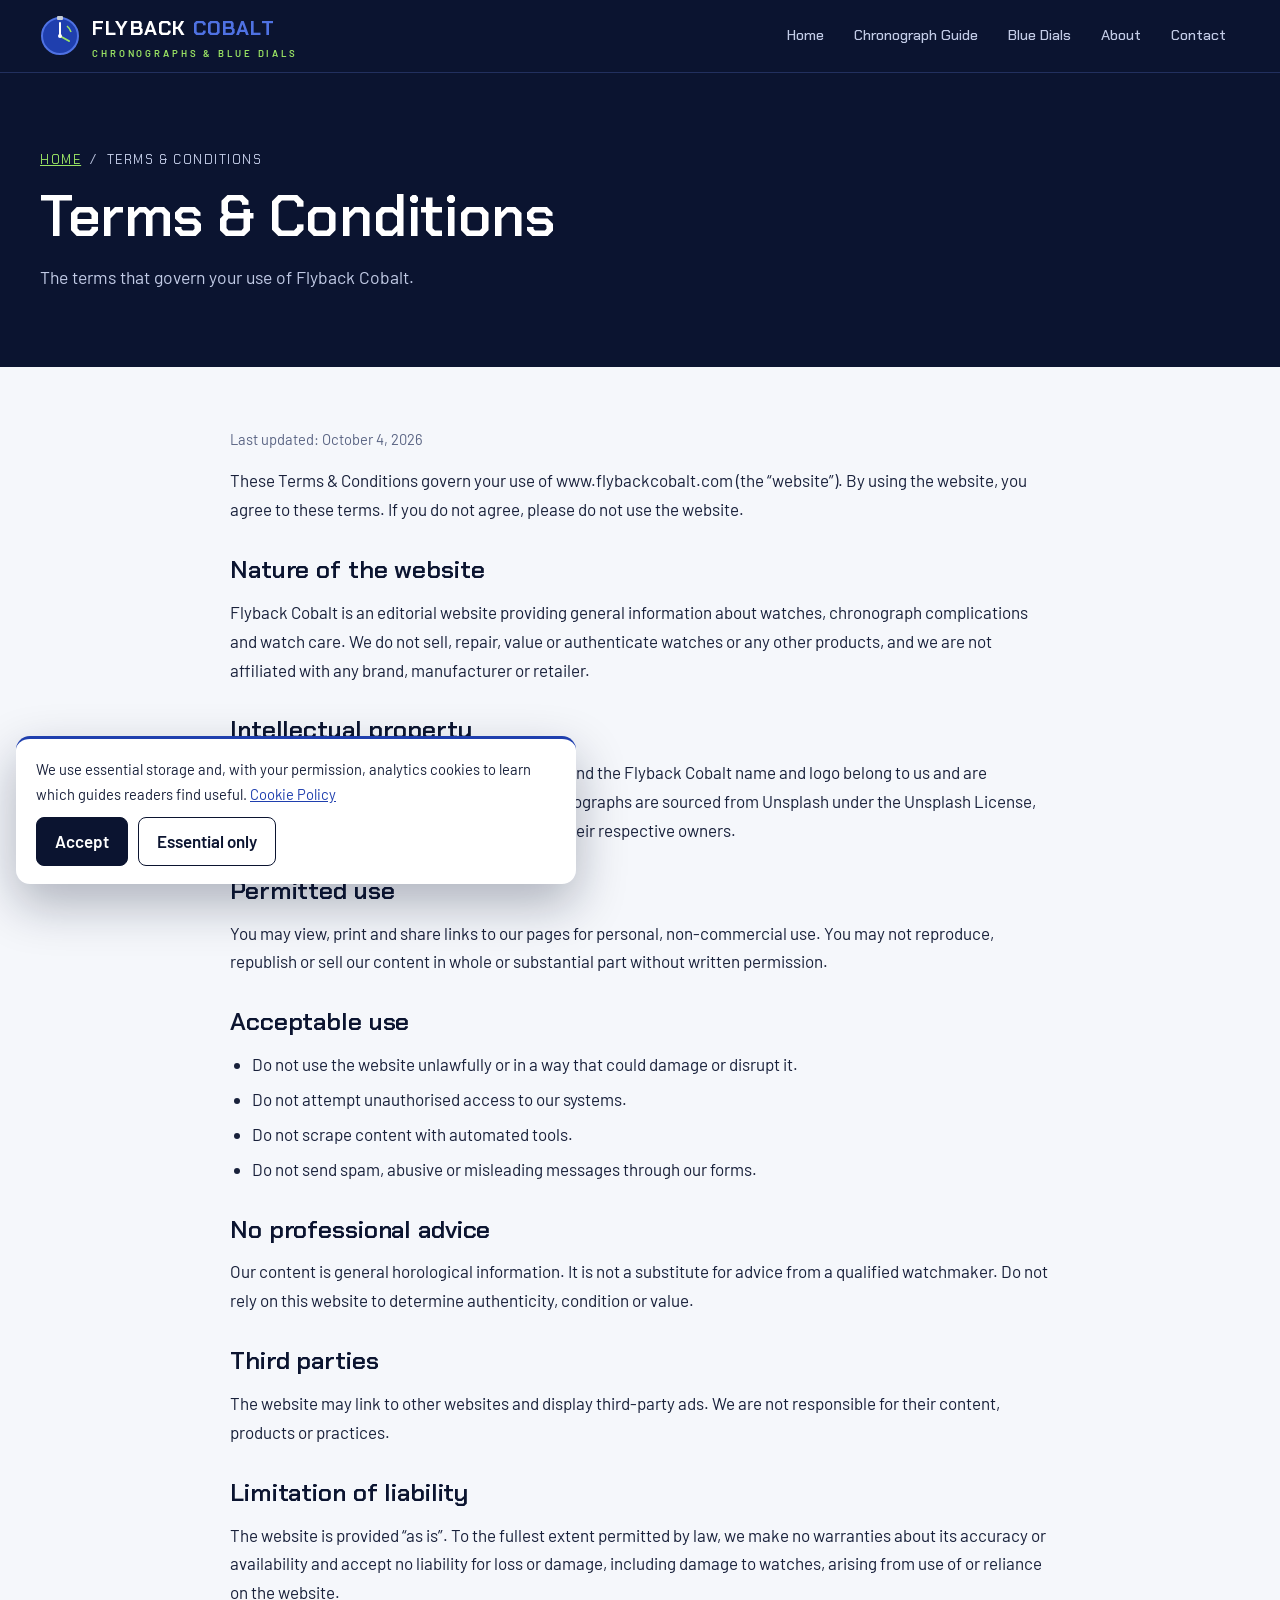
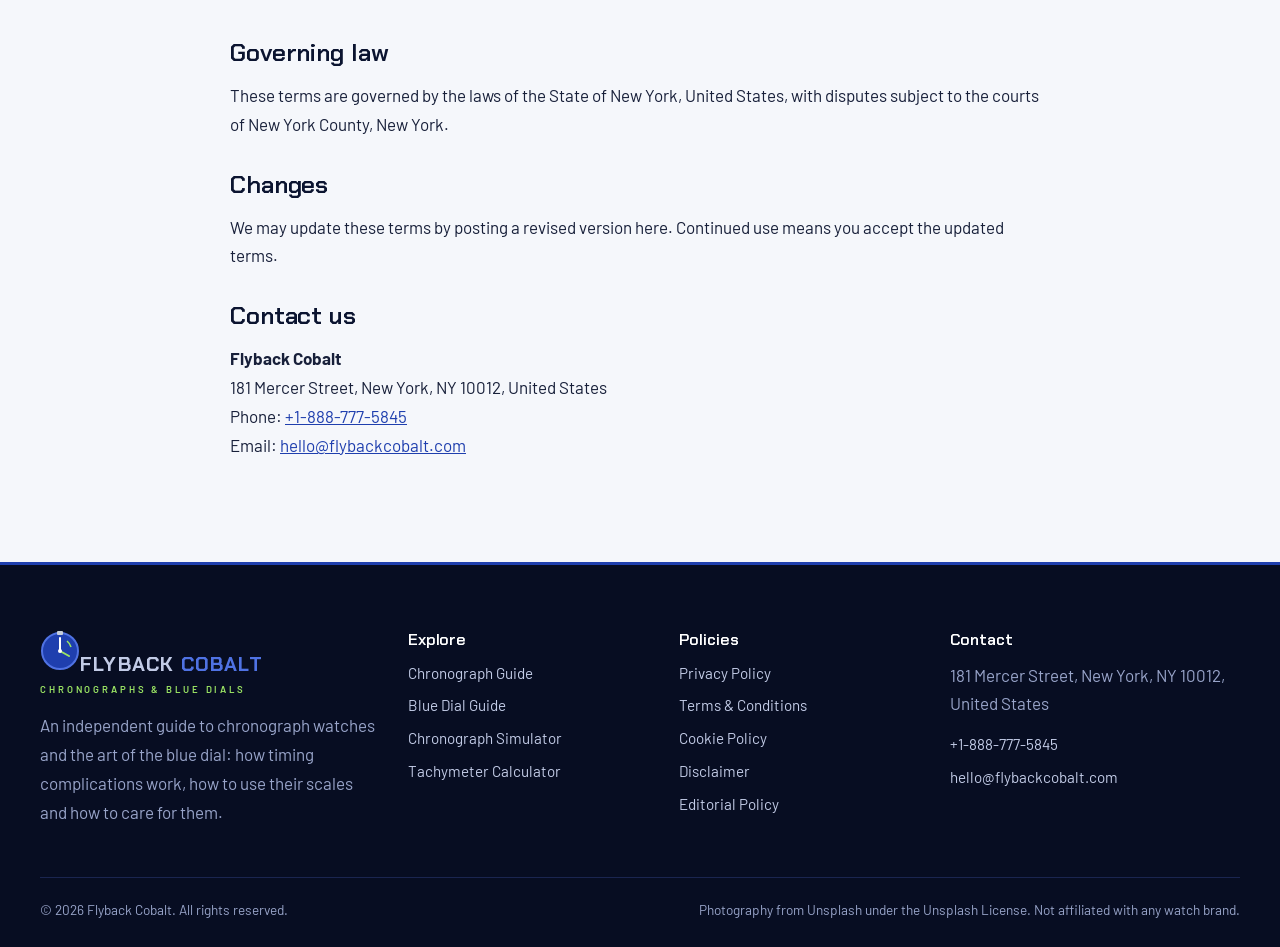
<file: terms-and-conditions.html>
<!DOCTYPE html>
<html lang="en">
<head>
<meta charset="UTF-8">
<meta name="viewport" content="width=device-width, initial-scale=1">
<title>Terms &amp; Conditions | Flyback Cobalt</title>
<meta name="description" content="Terms and conditions for using Flyback Cobalt, including its editorial nature, intellectual property, acceptable use and limitation of liability.">
<meta name="robots" content="index, follow, max-image-preview:large">
<link rel="canonical" href="https://www.flybackcobalt.com/terms-and-conditions.html">
<meta property="og:type" content="website"><meta property="og:site_name" content="Flyback Cobalt">
<meta property="og:title" content="Terms &amp; Conditions | Flyback Cobalt"><meta property="og:description" content="Terms and conditions for using Flyback Cobalt, including its editorial nature, intellectual property, acceptable use and limitation of liability.">
<meta property="og:url" content="https://www.flybackcobalt.com/terms-and-conditions.html"><meta property="og:image" content="https://images.unsplash.com/photo-1772857455349-29e6e3698d90?auto=format&fit=crop&w=1200&q=75">
<meta name="twitter:card" content="summary_large_image"><meta name="theme-color" content="#0B1430">
<link rel="icon" href="data:image/svg+xml,%3Csvg xmlns='http://www.w3.org/2000/svg' viewBox='0 0 40 40'%3E%3Ccircle cx='20' cy='21' r='17' fill='%231F3FAE'/%3E%3Cpath d='M20 21 L20 8' stroke='%23fff' stroke-width='2.4'/%3E%3Cpath d='M20 21 L29 26' stroke='%239BE564' stroke-width='2.4'/%3E%3C/svg%3E">
<link rel="preconnect" href="https://fonts.googleapis.com"><link rel="preconnect" href="https://fonts.gstatic.com" crossorigin><link rel="preconnect" href="https://images.unsplash.com">
<link href="https://fonts.googleapis.com/css2?family=Chakra+Petch:wght@500;600;700&family=Barlow:wght@400;500;600&display=swap" rel="stylesheet">
<link rel="stylesheet" href="assets/css/style.css">
<!-- Google tag (gtag.js) -->
<script async src="https://www.googletagmanager.com/gtag/js?id=G-0LY0HY7L01"></script>
<script>
  window.dataLayer = window.dataLayer || [];
  function gtag(){dataLayer.push(arguments);}
  gtag('js', new Date());
  gtag('config', 'G-0LY0HY7L01');
</script>

</head>
<body>
<a class="skip" href="#main">Skip to content</a>
<header class="hdr">
  <div class="wrap">
    <a class="logo" href="index.html" aria-label="Flyback Cobalt home"><svg viewBox="0 0 40 40" aria-hidden="true"><circle cx="20" cy="20" r="18" fill="#1F3FAE" stroke="#4F72E3" stroke-width="2"/><rect x="17" y="0" width="6" height="4" rx="1" fill="#C7CED8"/><path d="M20 20 L20 7" stroke="#fff" stroke-width="2" stroke-linecap="round"/><path d="M20 20 L29 25" stroke="#9BE564" stroke-width="2" stroke-linecap="round"/><path d="M27 10 a12 12 0 0 1 4 6" fill="none" stroke="#9BE564" stroke-width="1.6"/><circle cx="20" cy="20" r="2" fill="#fff"/></svg><span><b>FLYBACK <span>COBALT</span></b><small>CHRONOGRAPHS &amp; BLUE DIALS</small></span></a>
    <nav id="nav" aria-label="Main navigation"><ul class="nav"><li><a href="index.html">Home</a></li><li><a href="chronograph-guide.html">Chronograph Guide</a></li><li><a href="blue-dial-guide.html">Blue Dials</a></li><li><a href="about.html">About</a></li><li><a href="contact.html">Contact</a></li></ul></nav>
    <button class="burger" aria-label="Open menu" aria-expanded="false" aria-controls="nav"><span></span><span></span><span></span></button>
  </div>
</header>
<main id="main">
<section class="ph grid-bg"><div class="wrap"><p class="crumbs"><a href="index.html">Home</a> &nbsp;/&nbsp; Terms &amp; Conditions</p><h1>Terms &amp; Conditions</h1><p class="lead">The terms that govern your use of Flyback Cobalt.</p></div></section><article class="prose"><p class="upd">Last updated: October 4, 2026</p>
<p>These Terms &amp; Conditions govern your use of www.flybackcobalt.com (the &ldquo;website&rdquo;). By using the website, you agree to these terms. If you do not agree, please do not use the website.</p>
<h2>Nature of the website</h2>
<p>Flyback Cobalt is an editorial website providing general information about watches, chronograph complications and watch care. We do not sell, repair, value or authenticate watches or any other products, and we are not affiliated with any brand, manufacturer or retailer.</p>
<h2>Intellectual property</h2>
<p>All original text, interactive tools, page designs and the Flyback Cobalt name and logo belong to us and are protected by copyright and trademark law. Photographs are sourced from Unsplash under the Unsplash License, and any logos visible in photographs belong to their respective owners.</p>
<h2>Permitted use</h2>
<p>You may view, print and share links to our pages for personal, non-commercial use. You may not reproduce, republish or sell our content in whole or substantial part without written permission.</p>
<h2>Acceptable use</h2>
<ul><li>Do not use the website unlawfully or in a way that could damage or disrupt it.</li><li>Do not attempt unauthorised access to our systems.</li><li>Do not scrape content with automated tools.</li><li>Do not send spam, abusive or misleading messages through our forms.</li></ul>
<h2>No professional advice</h2>
<p>Our content is general horological information. It is not a substitute for advice from a qualified watchmaker. Do not rely on this website to determine authenticity, condition or value.</p>
<h2>Third parties</h2>
<p>The website may link to other websites and display third-party ads. We are not responsible for their content, products or practices.</p>
<h2>Limitation of liability</h2>
<p>The website is provided &ldquo;as is&rdquo;. To the fullest extent permitted by law, we make no warranties about its accuracy or availability and accept no liability for loss or damage, including damage to watches, arising from use of or reliance on the website.</p>
<h2>Governing law</h2>
<p>These terms are governed by the laws of the State of New York, United States, with disputes subject to the courts of New York County, New York.</p>
<h2>Changes</h2>
<p>We may update these terms by posting a revised version here. Continued use means you accept the updated terms.</p><h2>Contact us</h2><p><strong>Flyback Cobalt</strong><br>181 Mercer Street, New York, NY 10012, United States<br>Phone: <a href="tel:+18887775845">+1-888-777-5845</a><br>Email: <a href="mailto:hello@flybackcobalt.com">hello@flybackcobalt.com</a></p></article></main>
<footer class="ftr">
  <div class="wrap">
    <div class="ftr-grid">
      <div><a class="logo" href="index.html"><svg viewBox="0 0 40 40" aria-hidden="true"><circle cx="20" cy="20" r="18" fill="#1F3FAE" stroke="#4F72E3" stroke-width="2"/><rect x="17" y="0" width="6" height="4" rx="1" fill="#C7CED8"/><path d="M20 20 L20 7" stroke="#fff" stroke-width="2" stroke-linecap="round"/><path d="M20 20 L29 25" stroke="#9BE564" stroke-width="2" stroke-linecap="round"/><path d="M27 10 a12 12 0 0 1 4 6" fill="none" stroke="#9BE564" stroke-width="1.6"/><circle cx="20" cy="20" r="2" fill="#fff"/></svg><span><b>FLYBACK <span>COBALT</span></b><small>CHRONOGRAPHS &amp; BLUE DIALS</small></span></a><p>An independent guide to chronograph watches and the art of the blue dial: how timing complications work, how to use their scales and how to care for them.</p></div>
      <div><h4>Explore</h4><a href="chronograph-guide.html">Chronograph Guide</a><a href="blue-dial-guide.html">Blue Dial Guide</a><a href="index.html#sim">Chronograph Simulator</a><a href="index.html#scales">Tachymeter Calculator</a></div>
      <div><h4>Policies</h4><a href="privacy-policy.html">Privacy Policy</a><a href="terms-and-conditions.html">Terms &amp; Conditions</a><a href="cookie-policy.html">Cookie Policy</a><a href="disclaimer.html">Disclaimer</a><a href="editorial-policy.html">Editorial Policy</a></div>
      <div><h4>Contact</h4><p>181 Mercer Street, New York, NY 10012, United States</p><a href="tel:+18887775845">+1-888-777-5845</a><a href="mailto:hello@flybackcobalt.com">hello@flybackcobalt.com</a></div>
    </div>
    <div class="ftr-base"><span>&copy; <span id="year">2026</span> Flyback Cobalt. All rights reserved.</span><span>Photography from Unsplash under the Unsplash License. Not affiliated with any watch brand.</span></div>
  </div>
</footer>
<div class="cookie" id="cookie" role="dialog" aria-label="Cookie notice"><p>We use essential storage and, with your permission, analytics cookies to learn which guides readers find useful. <a href="cookie-policy.html">Cookie Policy</a></p><button class="y" data-cookie="accepted">Accept</button><button data-cookie="declined">Essential only</button></div>
<script src="assets/js/main.js" defer></script>
</body>
</html>
</file>
<file: assets/css/style.css>
:root{--night:#0B1430;--night-2:#131F45;--cobalt:#1F3FAE;--cobalt-lt:#4F72E3;--ice:#E6ECFA;--paper:#F5F7FB;--steel:#C7CED8;--lume:#9BE564;--text:#18203A;--muted:#5B6584;--line:#D9DFEC;--r:10px}
[hidden]{display:none!important}
*{box-sizing:border-box;margin:0;padding:0}
html{scroll-behavior:smooth;overflow-x:hidden}
body{font-family:'Barlow',system-ui,sans-serif;font-size:17px;line-height:1.7;color:var(--text);background:var(--paper);overflow-x:hidden}
img{max-width:100%;display:block}
a{color:var(--cobalt)}
h1,h2,h3,h4{font-family:'Chakra Petch',sans-serif;line-height:1.12;color:var(--night);font-weight:600;letter-spacing:-.005em}
h1{font-size:clamp(2.4rem,5.6vw,4.3rem)}
h2{font-size:clamp(1.8rem,3.6vw,2.7rem);margin-bottom:14px}
h3{font-size:1.3rem;margin-bottom:8px}
p{margin-bottom:14px}
.wrap{width:min(1200px,100% - 32px);margin-inline:auto}
.skip{position:absolute;left:-9999px}.skip:focus{left:12px;top:12px;background:#fff;padding:8px 14px;z-index:99}
.muted{color:var(--muted)}
.code{display:inline-flex;align-items:center;gap:8px;font-family:'Chakra Petch';font-size:.8rem;letter-spacing:.18em;text-transform:uppercase;color:var(--cobalt);font-weight:600;margin-bottom:12px}
.code::before{content:"";width:8px;height:8px;background:var(--lume);border-radius:50%;box-shadow:0 0 8px var(--lume)}
.btn{display:inline-flex;align-items:center;gap:8px;padding:13px 24px;border-radius:var(--r);background:var(--cobalt);color:#fff;font-family:'Chakra Petch';font-weight:600;letter-spacing:.06em;text-transform:uppercase;font-size:.88rem;text-decoration:none;border:1.5px solid var(--cobalt);cursor:pointer;transition:all .2s}
.btn:hover{background:var(--cobalt-lt);border-color:var(--cobalt-lt)}
.btn--line{background:transparent;color:#fff;border-color:rgba(255,255,255,.4)}.btn--line:hover{background:rgba(255,255,255,.08);border-color:#fff}
.btn--lume{background:var(--lume);border-color:var(--lume);color:var(--night)}.btn--lume:hover{background:#B4F087;border-color:#B4F087}
.btn--night{background:var(--night);border-color:var(--night)}
.pic{overflow:hidden;background:var(--ice);border-radius:var(--r)}.pic img{width:100%;height:100%;object-fit:cover}
.grid-bg{background-image:linear-gradient(rgba(255,255,255,.04) 1px,transparent 1px),linear-gradient(90deg,rgba(255,255,255,.04) 1px,transparent 1px);background-size:32px 32px}
/* header */
.hdr{background:var(--night);position:sticky;top:0;z-index:50;border-bottom:1px solid #22305E}
.hdr .wrap{display:flex;align-items:center;justify-content:space-between;gap:16px;min-height:72px}
.logo{display:flex;align-items:center;gap:12px;text-decoration:none;color:#fff}
.logo svg{width:40px;height:40px;flex:none}
.logo b{font-family:'Chakra Petch';font-size:1.25rem;letter-spacing:.06em;font-weight:700}
.logo b span{color:var(--cobalt-lt)}
.logo small{display:block;font-size:.6rem;letter-spacing:.3em;color:var(--lume);font-weight:600}
.nav{display:flex;list-style:none;gap:2px}
.nav a{display:block;padding:8px 14px;color:#C2CBE6;text-decoration:none;font-family:'Chakra Petch';font-weight:500;font-size:.92rem;border-radius:8px}
.nav a:hover{color:#fff;background:rgba(255,255,255,.06)}.nav a[aria-current]{color:var(--night);background:var(--lume)}
.burger{display:none;width:44px;height:44px;border:1px solid #2C3B6E;background:transparent;border-radius:8px;flex-direction:column;align-items:center;justify-content:center;gap:5px;cursor:pointer}
.burger span{width:20px;height:2px;background:#fff}
@media(max-width:900px){.burger{display:flex}.hdr nav{display:none;position:absolute;left:0;right:0;top:100%;background:var(--night);border-bottom:2px solid var(--cobalt)}.hdr nav.open{display:block}.nav{flex-direction:column;padding:10px 16px 16px}}
/* hero */
.hero{background:var(--night);color:#C2CBE6;position:relative;overflow:hidden}
.hero::after{content:"";position:absolute;width:640px;height:640px;border-radius:50%;background:radial-gradient(circle,rgba(31,63,174,.55),transparent 65%);right:-160px;top:-160px}
.hero .wrap{position:relative;z-index:1;display:grid;grid-template-columns:1.05fr .95fr;gap:50px;align-items:center;padding:76px 0 84px}
.hero .wrap>*{min-width:0}
.hero h1{color:#fff}.hero h1 span{color:var(--cobalt-lt)}
.hero .lead{font-size:1.14rem;max-width:560px;margin-top:16px}
.ctas{display:flex;gap:12px;flex-wrap:wrap;margin-top:26px}
.hero-photo{display:flex;gap:14px;align-items:center;margin-top:30px}
.hero-photo .pic{width:96px;height:96px;flex:none;border-radius:50%;border:2px solid var(--cobalt-lt)}
.hero-photo p{margin:0;font-size:.92rem;max-width:320px}
/* chrono simulator */
.chrono{background:var(--night-2);border:1px solid #2C3B6E;border-radius:22px;padding:26px;box-shadow:0 30px 60px rgba(0,0,0,.35)}
.chrono svg{width:100%;max-width:380px;display:block;margin:0 auto}
.chrono .read{display:flex;justify-content:space-between;align-items:baseline;margin:14px 4px 16px;gap:10px;flex-wrap:wrap}
.chrono .read b{font-family:'Chakra Petch';font-size:2rem;color:#fff;font-variant-numeric:tabular-nums;letter-spacing:.04em}
.chrono .read span{font-size:.82rem;letter-spacing:.14em;text-transform:uppercase;color:var(--lume)}
.pushers{display:grid;grid-template-columns:repeat(3,1fr);gap:8px}
.pushers button{font-family:'Chakra Petch';font-weight:600;font-size:.86rem;letter-spacing:.08em;text-transform:uppercase;padding:12px 6px;border-radius:10px;border:1px solid #33437A;background:#0F1A3C;color:#fff;cursor:pointer}
.pushers button:hover{border-color:var(--cobalt-lt)}
.pushers button.fly{background:var(--cobalt);border-color:var(--cobalt)}
.pushers button:disabled{opacity:.4;cursor:not-allowed}
.chrono .hint{font-size:.85rem;margin:12px 0 0;color:#98A4C9}
/* complications */
.sec{padding:96px 0}
.sec-head{display:grid;grid-template-columns:1fr 1fr;gap:40px;align-items:end;margin-bottom:42px}
.sec-head>*{min-width:0}
.ice{background:var(--ice)}
.dark{background:var(--night);color:#C2CBE6}.dark h2,.dark h3{color:#fff}.dark .muted{color:#98A4C9}.dark .code{color:var(--cobalt-lt)}
.comps{display:grid;grid-template-columns:repeat(4,1fr);gap:18px}
.comp{background:#fff;border:1px solid var(--line);border-radius:14px;overflow:hidden;min-width:0;display:flex;flex-direction:column}
.comp .pic{border-radius:0;aspect-ratio:4/3}
.comp .t{padding:20px;flex:1}
.comp .lbl{font-family:'Chakra Petch';font-size:.72rem;letter-spacing:.16em;text-transform:uppercase;color:var(--cobalt);font-weight:600}
.comp p{font-size:.95rem;color:var(--muted);margin:0}
/* calculators */
.calc{display:grid;grid-template-columns:.95fr 1.05fr;gap:0;border:1px solid #2C3B6E;border-radius:18px;overflow:hidden}
.calc>*{min-width:0}
.ctabs{display:flex;border-bottom:1px solid #2C3B6E;grid-column:1/-1}
.ctabs button{flex:1;font-family:'Chakra Petch';font-weight:600;font-size:.92rem;letter-spacing:.06em;padding:16px;background:transparent;color:#98A4C9;border:0;border-bottom:2px solid transparent;cursor:pointer}
.ctabs button[aria-selected=true]{color:#fff;border-color:var(--lume);background:rgba(255,255,255,.03)}
.cpanel{display:grid;grid-template-columns:1fr 1fr;grid-column:1/-1}
.cpanel>*{min-width:0;padding:32px}
.cpanel .in{border-right:1px solid #2C3B6E}
.cpanel label{display:block;font-family:'Chakra Petch';font-size:.78rem;letter-spacing:.16em;text-transform:uppercase;color:var(--lume);margin-bottom:8px}
.cpanel input[type=range]{width:100%;accent-color:var(--cobalt-lt);margin:6px 0}
.cpanel .v{font-family:'Chakra Petch';font-size:1.5rem;color:#fff}
.cpanel .out{background:var(--night-2);text-align:center;display:flex;flex-direction:column;justify-content:center}
.cpanel .big{font-family:'Chakra Petch';font-size:clamp(2.6rem,6vw,3.8rem);color:#fff;line-height:1;font-weight:700;font-variant-numeric:tabular-nums}
.cpanel .unit{color:var(--lume);letter-spacing:.14em;text-transform:uppercase;font-size:.8rem;margin-top:6px}
.cpanel .out p{margin:14px 0 0;font-size:.92rem}
/* blue tabs */
.btabs{display:flex;flex-wrap:wrap;gap:8px;margin-bottom:30px}
.btabs button{font-family:'Chakra Petch';font-weight:600;font-size:.9rem;padding:10px 18px;border-radius:999px;border:1px solid var(--line);background:#fff;color:var(--text);cursor:pointer}
.btabs button[aria-selected=true]{background:var(--cobalt);color:#fff;border-color:var(--cobalt)}
.bpanel{display:grid;grid-template-columns:.9fr 1.1fr;gap:44px;align-items:center}
.bpanel>*{min-width:0}
.bpanel .pic{aspect-ratio:1/1}
.swatch{display:flex;gap:6px;margin:14px 0}
.swatch i{flex:1;height:34px;border-radius:6px}
.specs{display:grid;grid-template-columns:1fr 1fr;gap:10px;margin-top:10px}
.specs div{background:#fff;border:1px solid var(--line);border-radius:10px;padding:12px 14px}
.specs dt{font-family:'Chakra Petch';font-size:.7rem;letter-spacing:.16em;text-transform:uppercase;color:var(--cobalt)}
.specs dd{font-weight:500}
/* movement split */
.split{display:grid;grid-template-columns:1fr 1fr;gap:50px;align-items:center}
.split>*{min-width:0}
.split .pic{aspect-ratio:4/3.3}
.parts{list-style:none;counter-reset:p;margin-top:10px}
.parts li{counter-increment:p;display:grid;grid-template-columns:44px 1fr;gap:12px;padding:12px 0;border-bottom:1px solid var(--line)}
.parts li::before{content:counter(p,decimal-leading-zero);font-family:'Chakra Petch';font-weight:700;color:var(--cobalt);font-size:1.15rem}
.parts p{margin:0;font-size:.97rem}
/* band */
.band{position:relative;padding:120px 0;color:#fff;overflow:hidden}
.band>img{position:absolute;inset:0;width:100%;height:100%;object-fit:cover}
.band::after{content:"";position:absolute;inset:0;background:linear-gradient(90deg,rgba(11,20,48,.94),rgba(11,20,48,.5))}
.band .wrap{position:relative;z-index:1}
.band h2{color:#fff;max-width:640px}
.band p{max-width:560px;color:#C9D2EC}
.timeline{display:grid;grid-template-columns:repeat(4,1fr);gap:14px;margin-top:28px;list-style:none}
.timeline li{border-top:2px solid var(--lume);padding-top:12px;min-width:0}
.timeline b{display:block;font-family:'Chakra Petch';font-size:1.3rem;color:#fff}
.timeline span{font-size:.92rem;color:#C9D2EC}
/* faq */
.faq-grid{display:grid;grid-template-columns:.8fr 1.2fr;gap:52px}
.faq-grid>*{min-width:0}
.faq-grid .pic{aspect-ratio:4/3.3;margin-top:22px}
details{background:#fff;border:1px solid var(--line);border-radius:12px;margin-bottom:10px;padding:2px 20px}
summary{cursor:pointer;font-family:'Chakra Petch';font-weight:600;color:var(--night);padding:15px 0;list-style:none;display:flex;justify-content:space-between;gap:12px;font-size:1.05rem}
summary::-webkit-details-marker{display:none}
summary::after{content:"+";color:var(--cobalt);font-size:1.3rem;line-height:1}
details[open] summary::after{content:"−"}
details p{color:var(--muted)}
/* newsletter */
.nl{display:grid;grid-template-columns:1.1fr .9fr;background:var(--cobalt);border-radius:18px;overflow:hidden;color:#DCE4FB}
.nl>*{min-width:0}
.nl .in{padding:50px}
.nl h2{color:#fff}
.nl .pic{border-radius:0;min-height:320px}
.nl .row{display:flex;gap:12px;flex-wrap:wrap;margin:18px 0 10px}
.nl a:not(.btn){color:#fff}
.small{font-size:.86rem}
/* inner */
.ph{background:var(--night);color:#C2CBE6;padding:76px 0 60px}
.ph h1{color:#fff;max-width:880px;font-size:clamp(2.1rem,5vw,3.6rem)}
.ph .lead{font-size:1.1rem;max-width:720px;margin-top:14px}
.crumbs{font-family:'Chakra Petch';font-size:.8rem;letter-spacing:.12em;text-transform:uppercase;margin-bottom:14px}.crumbs a{color:var(--lume)}
.duo{display:grid;grid-template-columns:1fr 1fr;gap:50px;align-items:center;padding:66px 0}
.duo>*{min-width:0}
.duo.flip .pic{order:2}
.duo .pic{aspect-ratio:4/4.2}
.duo ul,.duo ol,.prose ul,.prose ol{padding-left:22px;margin-bottom:14px}.duo li,.prose li{margin-bottom:6px}
.cards3{display:grid;grid-template-columns:repeat(3,1fr);gap:18px;padding:14px 0 60px}
.cards3>div{background:#fff;border:1px solid var(--line);border-radius:14px;padding:26px;min-width:0;border-top:4px solid var(--cobalt)}
.tbl-wrap{overflow-x:auto;border:1px solid var(--line);border-radius:14px;background:#fff}
.tbl{width:100%;border-collapse:collapse;min-width:580px;font-size:.95rem}
.tbl th{background:var(--night);color:#fff;text-align:left;padding:13px 16px;font-family:'Chakra Petch';font-weight:600}
.tbl td{padding:12px 16px;border-top:1px solid var(--line);vertical-align:top}
.prose{width:min(820px,100% - 32px);margin:0 auto;padding:60px 0 88px}
.prose h2{font-size:1.55rem;margin-top:32px}.prose h3{margin-top:18px}
.upd{color:var(--muted);font-size:.92rem}
.contact{display:grid;grid-template-columns:.9fr 1.1fr;gap:50px;padding:66px 0 88px}
.contact>*{min-width:0}
.cbox{background:var(--night);color:#C2CBE6;border-radius:18px;overflow:hidden}
.cbox .pic{border-radius:0;aspect-ratio:16/10}
.cbox .t{padding:28px}.cbox h2{color:#fff;font-size:1.5rem}
.cbox dl{display:grid;grid-template-columns:80px 1fr;gap:8px 12px;font-size:.95rem}
.cbox dt{color:var(--lume);font-family:'Chakra Petch'}.cbox a{color:#fff}
.fld{margin-bottom:16px}.fld label{display:block;font-family:'Chakra Petch';font-weight:600;font-size:.88rem;margin-bottom:6px;color:var(--night)}
select,input[type=text],input[type=email],textarea{width:100%;font:inherit;padding:12px 15px;border:1px solid var(--line);border-radius:10px;background:#fff;color:var(--text)}
textarea{min-height:150px;resize:vertical}
.two{display:grid;grid-template-columns:1fr 1fr;gap:14px}
.agree{display:flex;gap:10px;align-items:flex-start;font-size:.92rem}.agree input{width:auto;margin-top:6px}
.agree label{font-family:'Barlow';font-weight:400;font-size:.92rem}
.note{background:var(--ice);border-left:4px solid var(--cobalt);padding:14px 18px;font-size:.93rem;margin-bottom:18px;border-radius:10px}
/* footer */
.ftr{background:#070D22;color:#98A4C9;padding:66px 0 26px;border-top:3px solid var(--cobalt)}
.ftr-grid{display:grid;grid-template-columns:1.4fr 1fr 1fr 1.2fr;gap:30px}
.ftr-grid>*{min-width:0}
.ftr .logo{margin-bottom:14px}
.ftr h4{color:#fff;font-size:1rem;margin-bottom:12px}
.ftr a{display:block;color:#C2CBE6;text-decoration:none;margin-bottom:7px;font-size:.95rem;overflow-wrap:anywhere}.ftr a:hover{color:var(--lume)}
.ftr-base{border-top:1px solid #1A2550;margin-top:36px;padding-top:20px;display:flex;justify-content:space-between;gap:16px;flex-wrap:wrap;font-size:.85rem}
.cookie{position:fixed;left:16px;right:16px;bottom:16px;max-width:560px;background:#fff;border-radius:14px;box-shadow:0 20px 50px rgba(11,20,48,.3);padding:18px 20px;display:none;gap:10px;flex-wrap:wrap;align-items:center;z-index:90;border-top:3px solid var(--cobalt)}
.cookie.show{display:flex}.cookie p{margin:0;font-size:.92rem;flex:1 1 100%}
.cookie button{font:inherit;font-weight:600;padding:9px 18px;border-radius:8px;border:1px solid var(--night);background:#fff;color:var(--night);cursor:pointer}
.cookie button.y{background:var(--night);color:#fff}
@media(max-width:1000px){.comps{grid-template-columns:1fr 1fr}.ftr-grid{grid-template-columns:1fr 1fr}.timeline{grid-template-columns:1fr 1fr}}
@media(max-width:900px){.hero .wrap,.bpanel,.split,.faq-grid,.nl,.duo,.contact,.sec-head{grid-template-columns:1fr}.hero .wrap{padding:56px 0 64px}.duo.flip .pic{order:0}.cards3{grid-template-columns:1fr}.sec{padding:66px 0}}
@media(max-width:600px){body{font-size:16px}.comps,.ftr-grid,.two,.specs,.timeline{grid-template-columns:1fr}.cpanel{grid-template-columns:1fr}.cpanel .in{border-right:0;border-bottom:1px solid #2C3B6E}.cpanel>*{padding:24px}.ctabs button{padding:14px 6px;font-size:.82rem}.chrono{padding:18px}.chrono .read b{font-size:1.6rem}.nl .in{padding:26px}}
</file>
